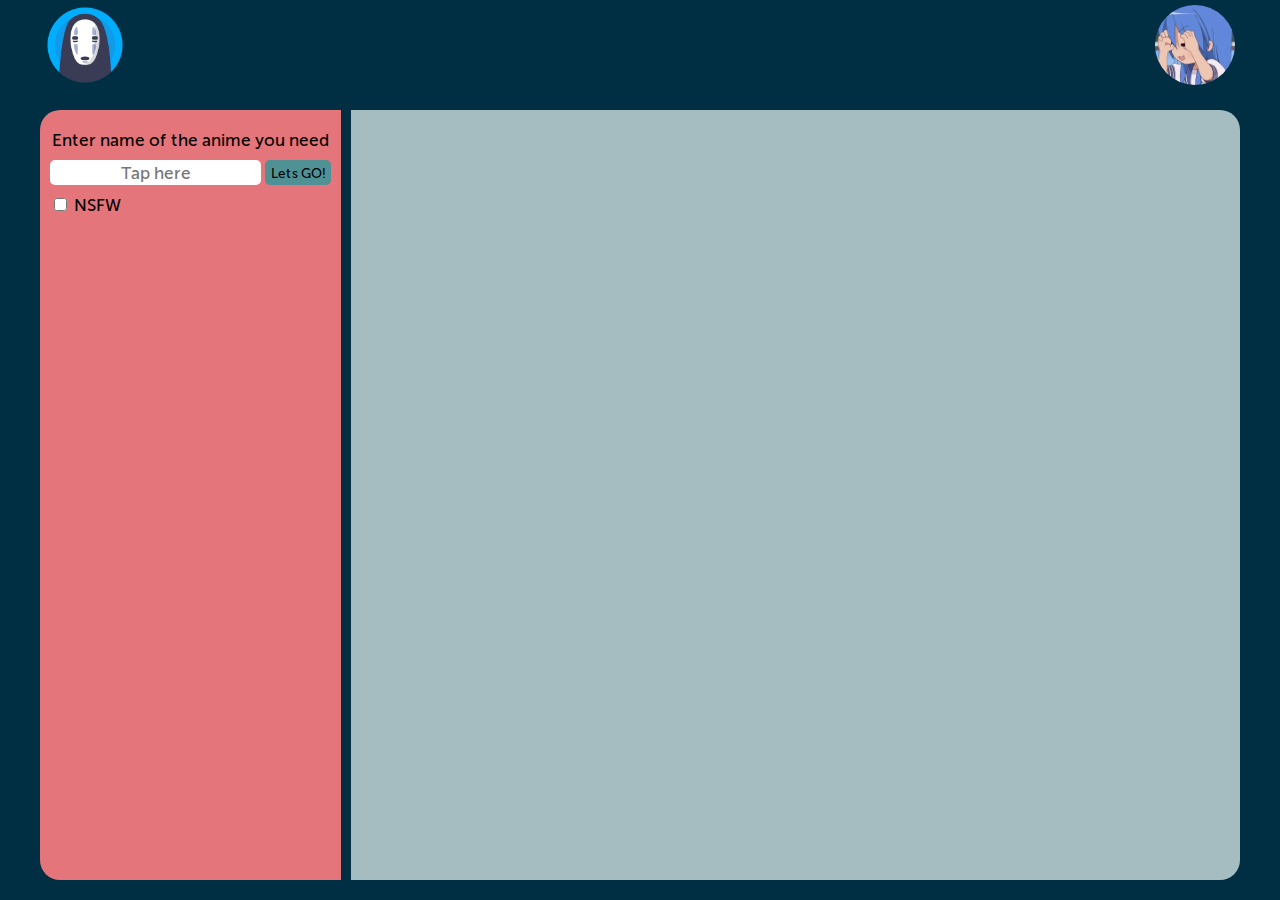
<file: anime/index.html>
<!DOCTYPE html>
<html lang="en">

<head>
  <meta charset="UTF-8">
  <meta name="viewport" content="width=device-width, initial-scale=1.0">
  <meta http-equiv="X-UA-Compatible" content="ie=edge">
  <link rel="stylesheet" href="css/style.min.css">
  <script src="js/index.js" type="module"></script>
  <title>Document</title>
</head>

<body>
  <header>
    <div class="container container_header">
      <div class="header">
        <a href="#" class="header__home">
          <img src="images/header/head.png" alt="image">
        </a>
  
        <div class="header__random">
          <img src="images/header/random.gif" alt="image">
        </div>
      </div>
    </div>
  </header>
  <section class="anime-list">
    <div class="container container_anime-list">
      <aside class="search-window">
        <form class="search-form">
          <div class="search-form__content">
            <label class="search-form__content__label" for="search">Enter name of the anime you need</label>
            <input class="search-form__content__input" id="search" type="text" autocomplete="off" name="searchInput"
                   placeholder="Tap here">
            <button class="search-form__content__btn" type="submit" disabled>Lets GO!</button>
          </div>
        </form>

        <div class="nsfw">
          <input id="nsfw" class="nsfw__checkbox" type="checkbox"></input>
          <label for="nsfw" class="nsfw__label">NSFW</label>
        </div>

        <div class="loading-status">
          <div class="errors"></div>
          <div class="letter-holder">
            <div class="l-1 letter">L</div>
            <div class="l-2 letter">o</div>
            <div class="l-3 letter">a</div>
            <div class="l-4 letter">d</div>
            <div class="l-5 letter">i</div>
            <div class="l-6 letter">n</div>
            <div class="l-7 letter">g</div>
            <div class="l-8 letter">.</div>
            <div class="l-9 letter">.</div>
            <div class="l-10 letter">.</div>
          </div>
        </div>

        <div class="button-scroll-top">
          <img src="images/dragon.gif" alt="up">
        </div>
      </aside>

      <section class="search-result">
        <div class="search-result__anime-content"></div>
      </section>
    </div>
  </section>
</body>

</html>
</file>
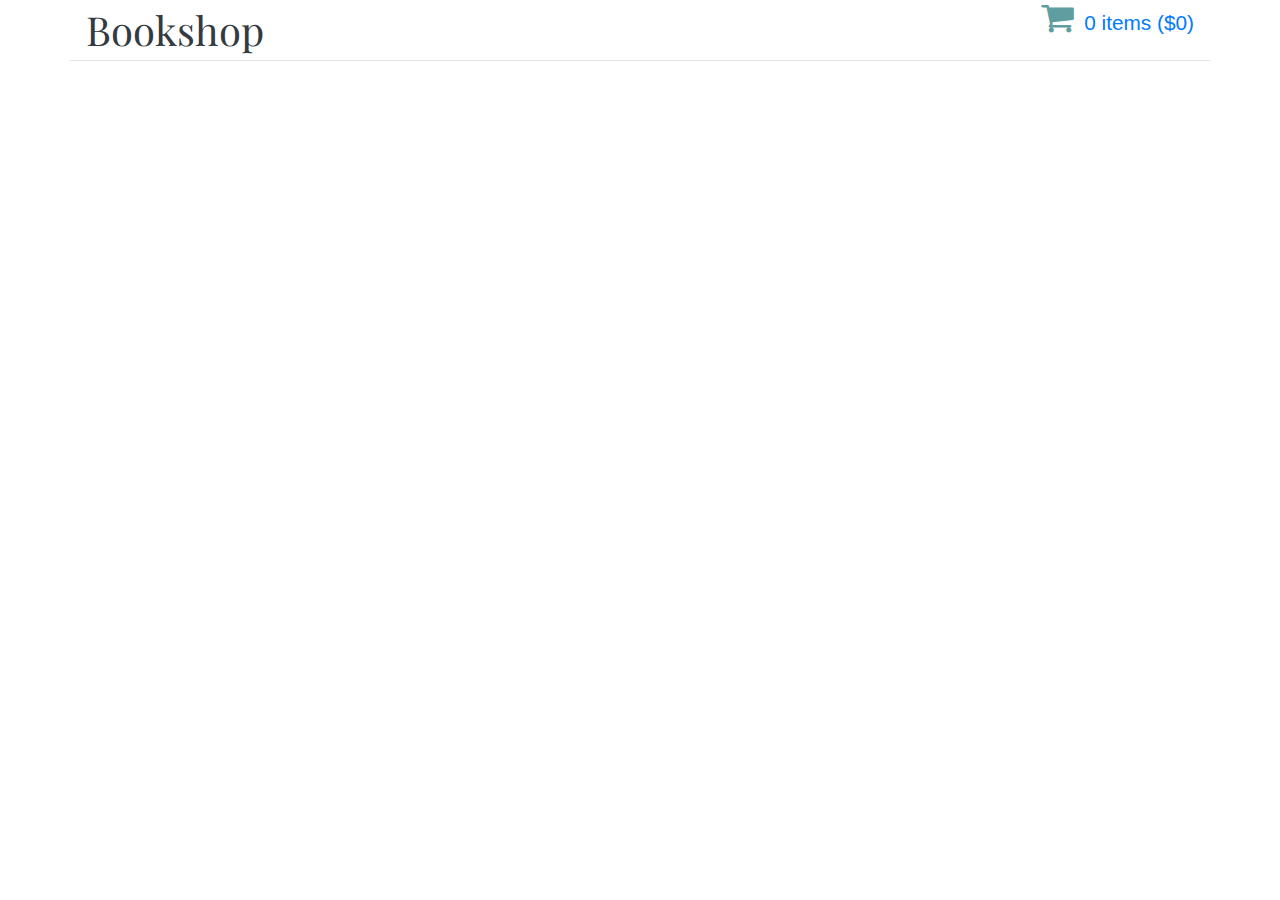
<file: bookshop/index.html>
<!doctype html><html lang="en"><head><meta charset="utf-8"/><meta name="viewport" content="width=device-width,initial-scale=1"/><link rel="stylesheet" href="https://stackpath.bootstrapcdn.com/bootstrap/4.5.0/css/bootstrap.min.css"><link rel="stylesheet" href="https://stackpath.bootstrapcdn.com/font-awesome/4.7.0/css/font-awesome.min.css"/><link rel="stylesheet" href="https://fonts.googleapis.com/css?family=Playfair+Display:700"><title>bookshop</title><link href="/bookshop/static/css/main.93185905.chunk.css" rel="stylesheet"></head><body><div id="root"></div><script>!function(e){function r(r){for(var n,l,p=r[0],f=r[1],i=r[2],c=0,s=[];c<p.length;c++)l=p[c],Object.prototype.hasOwnProperty.call(o,l)&&o[l]&&s.push(o[l][0]),o[l]=0;for(n in f)Object.prototype.hasOwnProperty.call(f,n)&&(e[n]=f[n]);for(a&&a(r);s.length;)s.shift()();return u.push.apply(u,i||[]),t()}function t(){for(var e,r=0;r<u.length;r++){for(var t=u[r],n=!0,p=1;p<t.length;p++){var f=t[p];0!==o[f]&&(n=!1)}n&&(u.splice(r--,1),e=l(l.s=t[0]))}return e}var n={},o={1:0},u=[];function l(r){if(n[r])return n[r].exports;var t=n[r]={i:r,l:!1,exports:{}};return e[r].call(t.exports,t,t.exports,l),t.l=!0,t.exports}l.m=e,l.c=n,l.d=function(e,r,t){l.o(e,r)||Object.defineProperty(e,r,{enumerable:!0,get:t})},l.r=function(e){"undefined"!=typeof Symbol&&Symbol.toStringTag&&Object.defineProperty(e,Symbol.toStringTag,{value:"Module"}),Object.defineProperty(e,"__esModule",{value:!0})},l.t=function(e,r){if(1&r&&(e=l(e)),8&r)return e;if(4&r&&"object"==typeof e&&e&&e.__esModule)return e;var t=Object.create(null);if(l.r(t),Object.defineProperty(t,"default",{enumerable:!0,value:e}),2&r&&"string"!=typeof e)for(var n in e)l.d(t,n,function(r){return e[r]}.bind(null,n));return t},l.n=function(e){var r=e&&e.__esModule?function(){return e.default}:function(){return e};return l.d(r,"a",r),r},l.o=function(e,r){return Object.prototype.hasOwnProperty.call(e,r)},l.p="/bookshop/";var p=this.webpackJsonpbookshop=this.webpackJsonpbookshop||[],f=p.push.bind(p);p.push=r,p=p.slice();for(var i=0;i<p.length;i++)r(p[i]);var a=f;t()}([])</script><script src="/bookshop/static/js/2.4d226569.chunk.js"></script><script src="/bookshop/static/js/main.0a94eca6.chunk.js"></script></body></html>
</file>
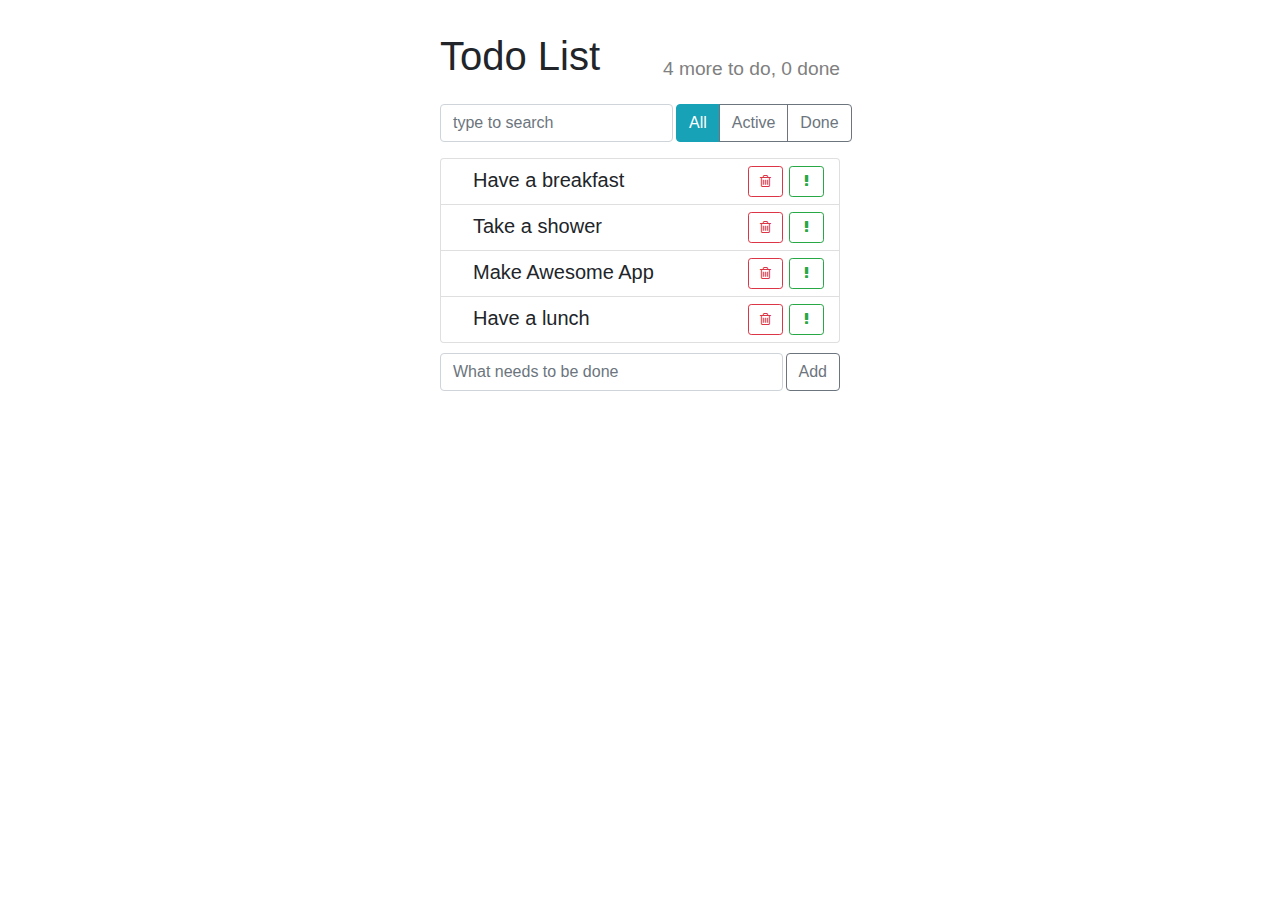
<file: react-todo-class/index.html>
<!doctype html><html lang="en"><head><meta charset="utf-8"/><link rel="icon" href="./favicon.ico"/><meta name="viewport" content="width=device-width,initial-scale=1"/><meta name="theme-color" content="#000000"/><meta name="description" content="Web site created using create-react-app"/><link rel="stylesheet" href="https://stackpath.bootstrapcdn.com/bootstrap/4.4.1/css/bootstrap.min.css" integrity="sha384-Vkoo8x4CGsO3+Hhxv8T/Q5PaXtkKtu6ug5TOeNV6gBiFeWPGFN9MuhOf23Q9Ifjh" crossorigin="anonymous"><link rel="stylesheet" href="https://stackpath.bootstrapcdn.com/font-awesome/4.7.0/css/font-awesome.min.css" crossorigin="anonymous"><title>React App</title><link href="./static/css/main.de55f840.chunk.css" rel="stylesheet"></head><body><noscript>You need to enable JavaScript to run this app.</noscript><div id="root"></div><script>!function(e){function r(r){for(var n,l,a=r[0],f=r[1],i=r[2],p=0,s=[];p<a.length;p++)l=a[p],Object.prototype.hasOwnProperty.call(o,l)&&o[l]&&s.push(o[l][0]),o[l]=0;for(n in f)Object.prototype.hasOwnProperty.call(f,n)&&(e[n]=f[n]);for(c&&c(r);s.length;)s.shift()();return u.push.apply(u,i||[]),t()}function t(){for(var e,r=0;r<u.length;r++){for(var t=u[r],n=!0,a=1;a<t.length;a++){var f=t[a];0!==o[f]&&(n=!1)}n&&(u.splice(r--,1),e=l(l.s=t[0]))}return e}var n={},o={1:0},u=[];function l(r){if(n[r])return n[r].exports;var t=n[r]={i:r,l:!1,exports:{}};return e[r].call(t.exports,t,t.exports,l),t.l=!0,t.exports}l.m=e,l.c=n,l.d=function(e,r,t){l.o(e,r)||Object.defineProperty(e,r,{enumerable:!0,get:t})},l.r=function(e){"undefined"!=typeof Symbol&&Symbol.toStringTag&&Object.defineProperty(e,Symbol.toStringTag,{value:"Module"}),Object.defineProperty(e,"__esModule",{value:!0})},l.t=function(e,r){if(1&r&&(e=l(e)),8&r)return e;if(4&r&&"object"==typeof e&&e&&e.__esModule)return e;var t=Object.create(null);if(l.r(t),Object.defineProperty(t,"default",{enumerable:!0,value:e}),2&r&&"string"!=typeof e)for(var n in e)l.d(t,n,function(r){return e[r]}.bind(null,n));return t},l.n=function(e){var r=e&&e.__esModule?function(){return e.default}:function(){return e};return l.d(r,"a",r),r},l.o=function(e,r){return Object.prototype.hasOwnProperty.call(e,r)},l.p="./";var a=this["webpackJsonpreact-lesson"]=this["webpackJsonpreact-lesson"]||[],f=a.push.bind(a);a.push=r,a=a.slice();for(var i=0;i<a.length;i++)r(a[i]);var c=f;t()}([])</script><script src="./static/js/2.99cbf0e7.chunk.js"></script><script src="./static/js/main.e7e91faf.chunk.js"></script></body></html>
</file>
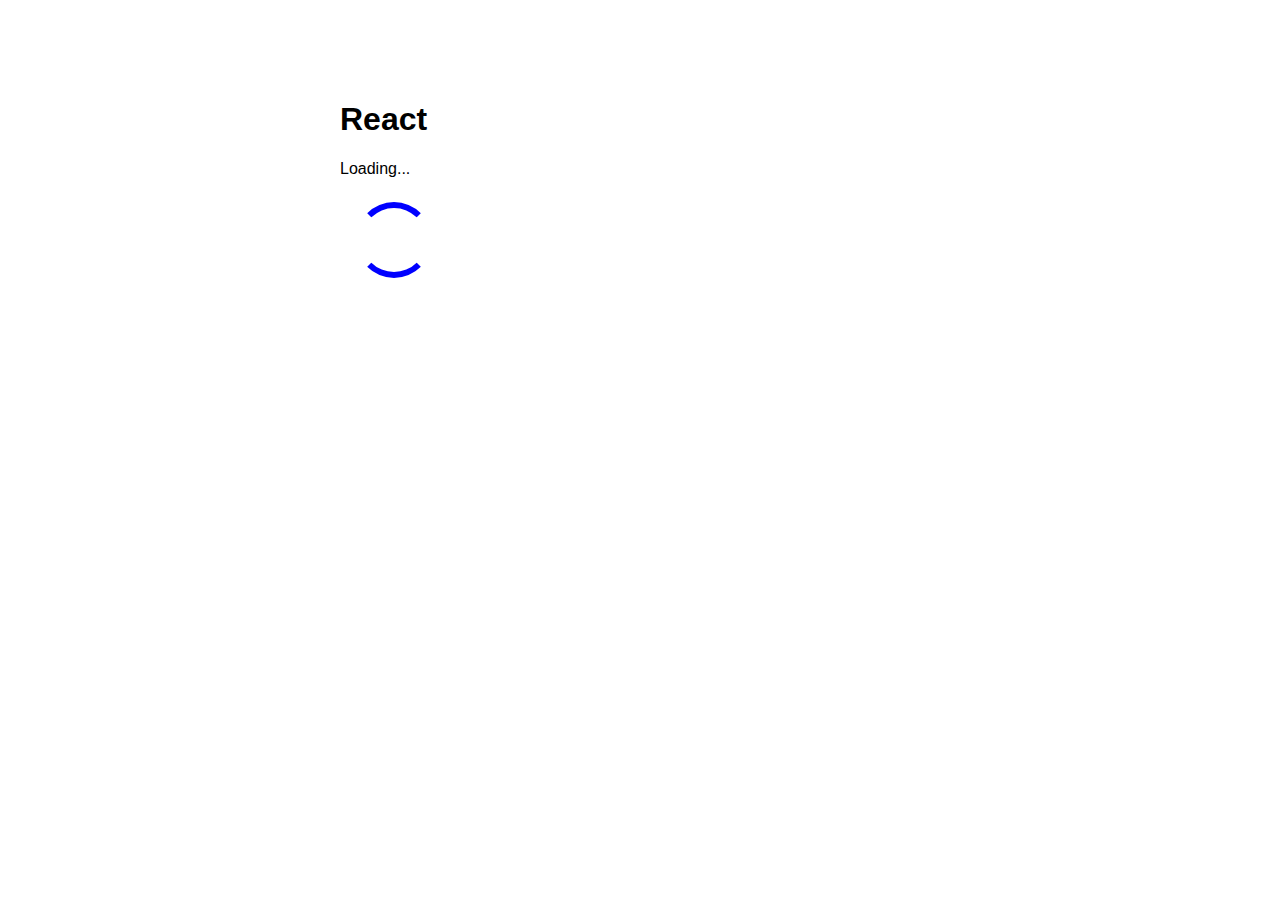
<file: react-todo-hook/index.html>
<!doctype html><html lang="en"><head><meta charset="utf-8"/><link rel="icon" href="./favicon.ico"/><meta name="viewport" content="width=device-width,initial-scale=1"/><meta name="theme-color" content="#000000"/><meta name="description" content="Web site created using create-react-app"/><title>React App</title><link href="./static/css/main.94841b98.chunk.css" rel="stylesheet"></head><body><noscript>You need to enable JavaScript to run this app.</noscript><div id="root"></div><script>!function(e){function t(t){for(var n,a,i=t[0],c=t[1],l=t[2],s=0,p=[];s<i.length;s++)a=i[s],Object.prototype.hasOwnProperty.call(o,a)&&o[a]&&p.push(o[a][0]),o[a]=0;for(n in c)Object.prototype.hasOwnProperty.call(c,n)&&(e[n]=c[n]);for(f&&f(t);p.length;)p.shift()();return u.push.apply(u,l||[]),r()}function r(){for(var e,t=0;t<u.length;t++){for(var r=u[t],n=!0,i=1;i<r.length;i++){var c=r[i];0!==o[c]&&(n=!1)}n&&(u.splice(t--,1),e=a(a.s=r[0]))}return e}var n={},o={1:0},u=[];function a(t){if(n[t])return n[t].exports;var r=n[t]={i:t,l:!1,exports:{}};return e[t].call(r.exports,r,r.exports,a),r.l=!0,r.exports}a.e=function(e){var t=[],r=o[e];if(0!==r)if(r)t.push(r[2]);else{var n=new Promise((function(t,n){r=o[e]=[t,n]}));t.push(r[2]=n);var u,i=document.createElement("script");i.charset="utf-8",i.timeout=120,a.nc&&i.setAttribute("nonce",a.nc),i.src=function(e){return a.p+"static/js/"+({}[e]||e)+"."+{3:"9a40824c"}[e]+".chunk.js"}(e);var c=new Error;u=function(t){i.onerror=i.onload=null,clearTimeout(l);var r=o[e];if(0!==r){if(r){var n=t&&("load"===t.type?"missing":t.type),u=t&&t.target&&t.target.src;c.message="Loading chunk "+e+" failed.\n("+n+": "+u+")",c.name="ChunkLoadError",c.type=n,c.request=u,r[1](c)}o[e]=void 0}};var l=setTimeout((function(){u({type:"timeout",target:i})}),12e4);i.onerror=i.onload=u,document.head.appendChild(i)}return Promise.all(t)},a.m=e,a.c=n,a.d=function(e,t,r){a.o(e,t)||Object.defineProperty(e,t,{enumerable:!0,get:r})},a.r=function(e){"undefined"!=typeof Symbol&&Symbol.toStringTag&&Object.defineProperty(e,Symbol.toStringTag,{value:"Module"}),Object.defineProperty(e,"__esModule",{value:!0})},a.t=function(e,t){if(1&t&&(e=a(e)),8&t)return e;if(4&t&&"object"==typeof e&&e&&e.__esModule)return e;var r=Object.create(null);if(a.r(r),Object.defineProperty(r,"default",{enumerable:!0,value:e}),2&t&&"string"!=typeof e)for(var n in e)a.d(r,n,function(t){return e[t]}.bind(null,n));return r},a.n=function(e){var t=e&&e.__esModule?function(){return e.default}:function(){return e};return a.d(t,"a",t),t},a.o=function(e,t){return Object.prototype.hasOwnProperty.call(e,t)},a.p="./",a.oe=function(e){throw console.error(e),e};var i=this["webpackJsonpreact-youtube"]=this["webpackJsonpreact-youtube"]||[],c=i.push.bind(i);i.push=t,i=i.slice();for(var l=0;l<i.length;l++)t(i[l]);var f=c;r()}([])</script><script src="./static/js/2.9df413db.chunk.js"></script><script src="./static/js/main.0d4054df.chunk.js"></script></body></html>
</file>
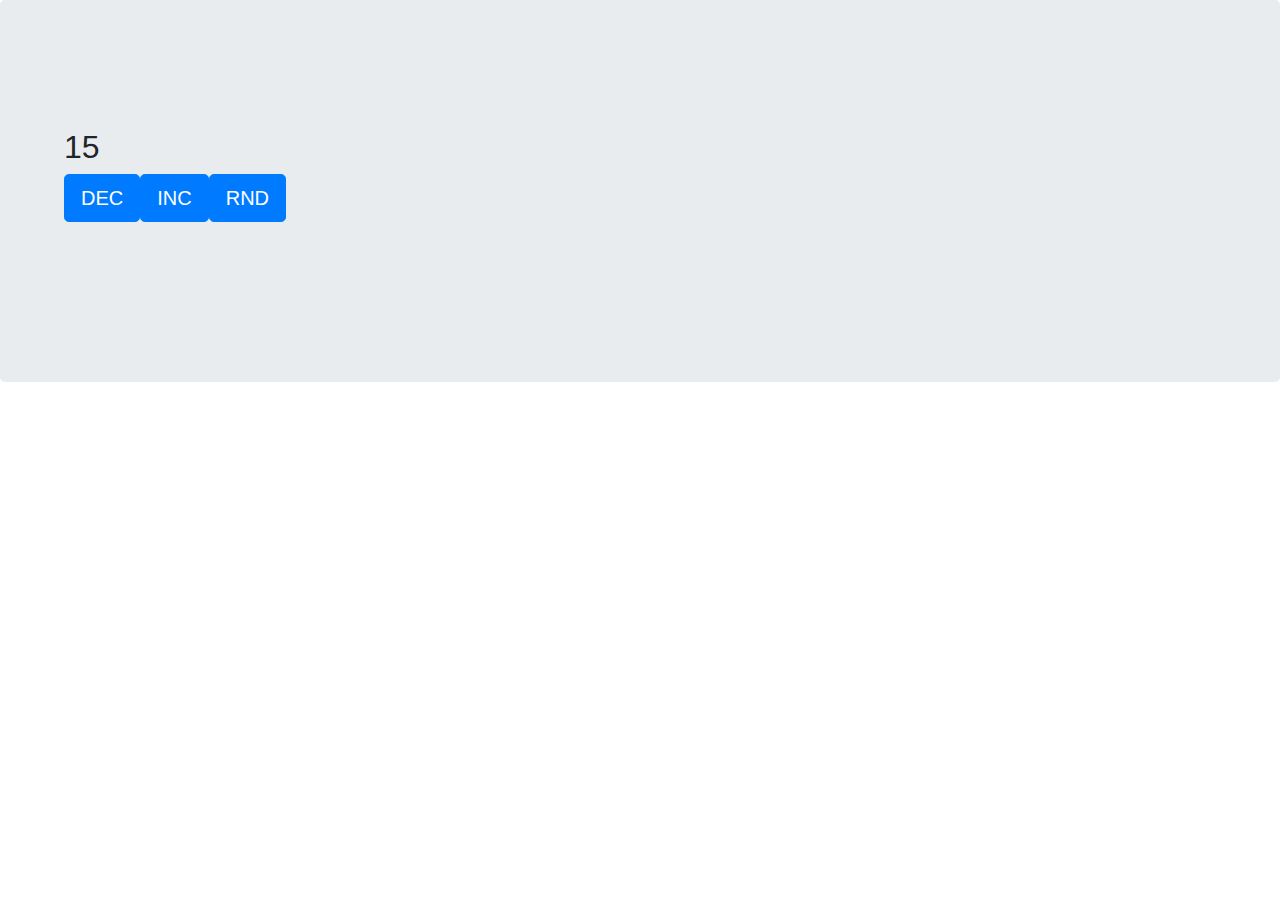
<file: redux-sandbox/index.html>
<!doctype html><html lang="en"><head><meta charset="utf-8"><meta name="viewport" content="width=device-width,initial-scale=1,shrink-to-fit=no"><link rel="stylesheet" href="https://stackpath.bootstrapcdn.com/bootstrap/4.1.3/css/bootstrap.min.css"><title>Redux Sandbox</title></head><body><div id="root" class="jumbotron"></div><script>!function(e){function r(r){for(var n,l,a=r[0],f=r[1],i=r[2],c=0,s=[];c<a.length;c++)l=a[c],Object.prototype.hasOwnProperty.call(o,l)&&o[l]&&s.push(o[l][0]),o[l]=0;for(n in f)Object.prototype.hasOwnProperty.call(f,n)&&(e[n]=f[n]);for(p&&p(r);s.length;)s.shift()();return u.push.apply(u,i||[]),t()}function t(){for(var e,r=0;r<u.length;r++){for(var t=u[r],n=!0,a=1;a<t.length;a++){var f=t[a];0!==o[f]&&(n=!1)}n&&(u.splice(r--,1),e=l(l.s=t[0]))}return e}var n={},o={1:0},u=[];function l(r){if(n[r])return n[r].exports;var t=n[r]={i:r,l:!1,exports:{}};return e[r].call(t.exports,t,t.exports,l),t.l=!0,t.exports}l.m=e,l.c=n,l.d=function(e,r,t){l.o(e,r)||Object.defineProperty(e,r,{enumerable:!0,get:t})},l.r=function(e){"undefined"!=typeof Symbol&&Symbol.toStringTag&&Object.defineProperty(e,Symbol.toStringTag,{value:"Module"}),Object.defineProperty(e,"__esModule",{value:!0})},l.t=function(e,r){if(1&r&&(e=l(e)),8&r)return e;if(4&r&&"object"==typeof e&&e&&e.__esModule)return e;var t=Object.create(null);if(l.r(t),Object.defineProperty(t,"default",{enumerable:!0,value:e}),2&r&&"string"!=typeof e)for(var n in e)l.d(t,n,function(r){return e[r]}.bind(null,n));return t},l.n=function(e){var r=e&&e.__esModule?function(){return e.default}:function(){return e};return l.d(r,"a",r),r},l.o=function(e,r){return Object.prototype.hasOwnProperty.call(e,r)},l.p="./";var a=this["webpackJsonpredux-sandbox"]=this["webpackJsonpredux-sandbox"]||[],f=a.push.bind(a);a.push=r,a=a.slice();for(var i=0;i<a.length;i++)r(a[i]);var p=f;t()}([])</script><script src="./static/js/2.f579a802.chunk.js"></script><script src="./static/js/main.6e8774ec.chunk.js"></script></body></html>
</file>
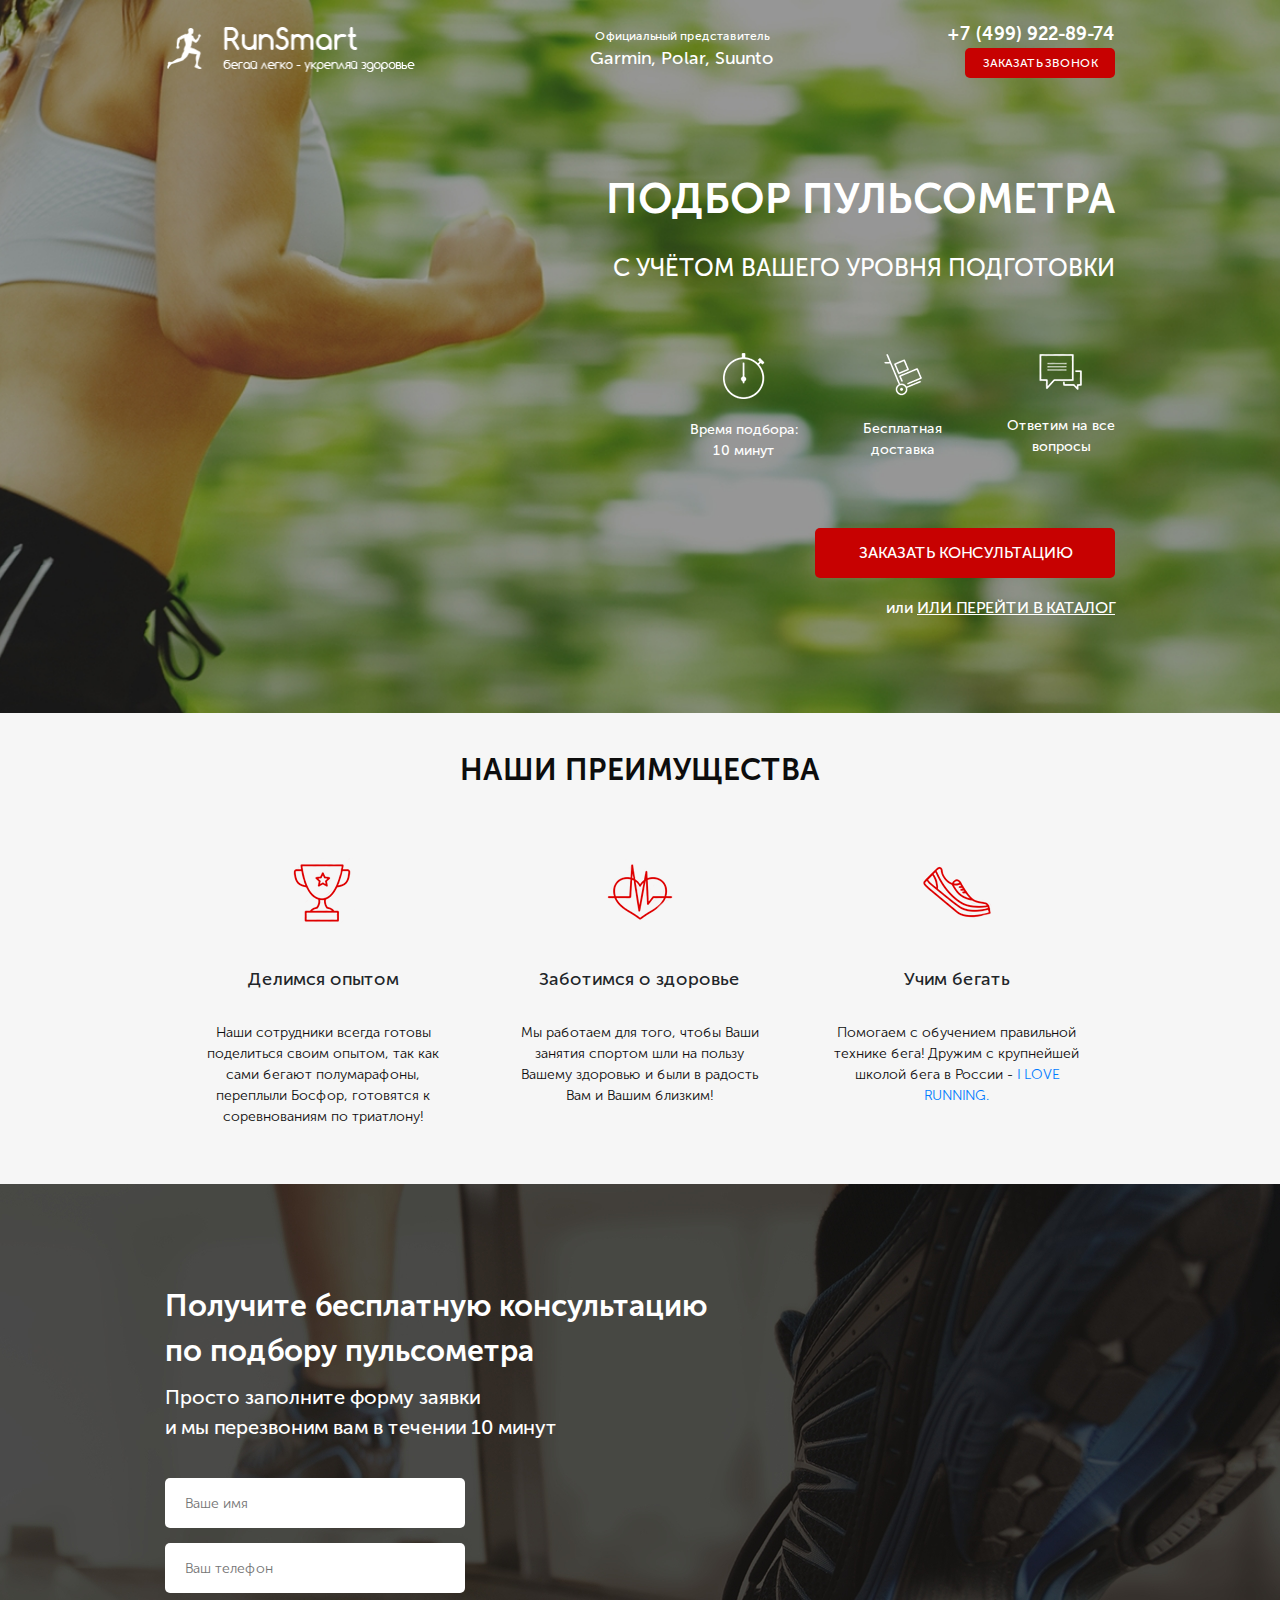
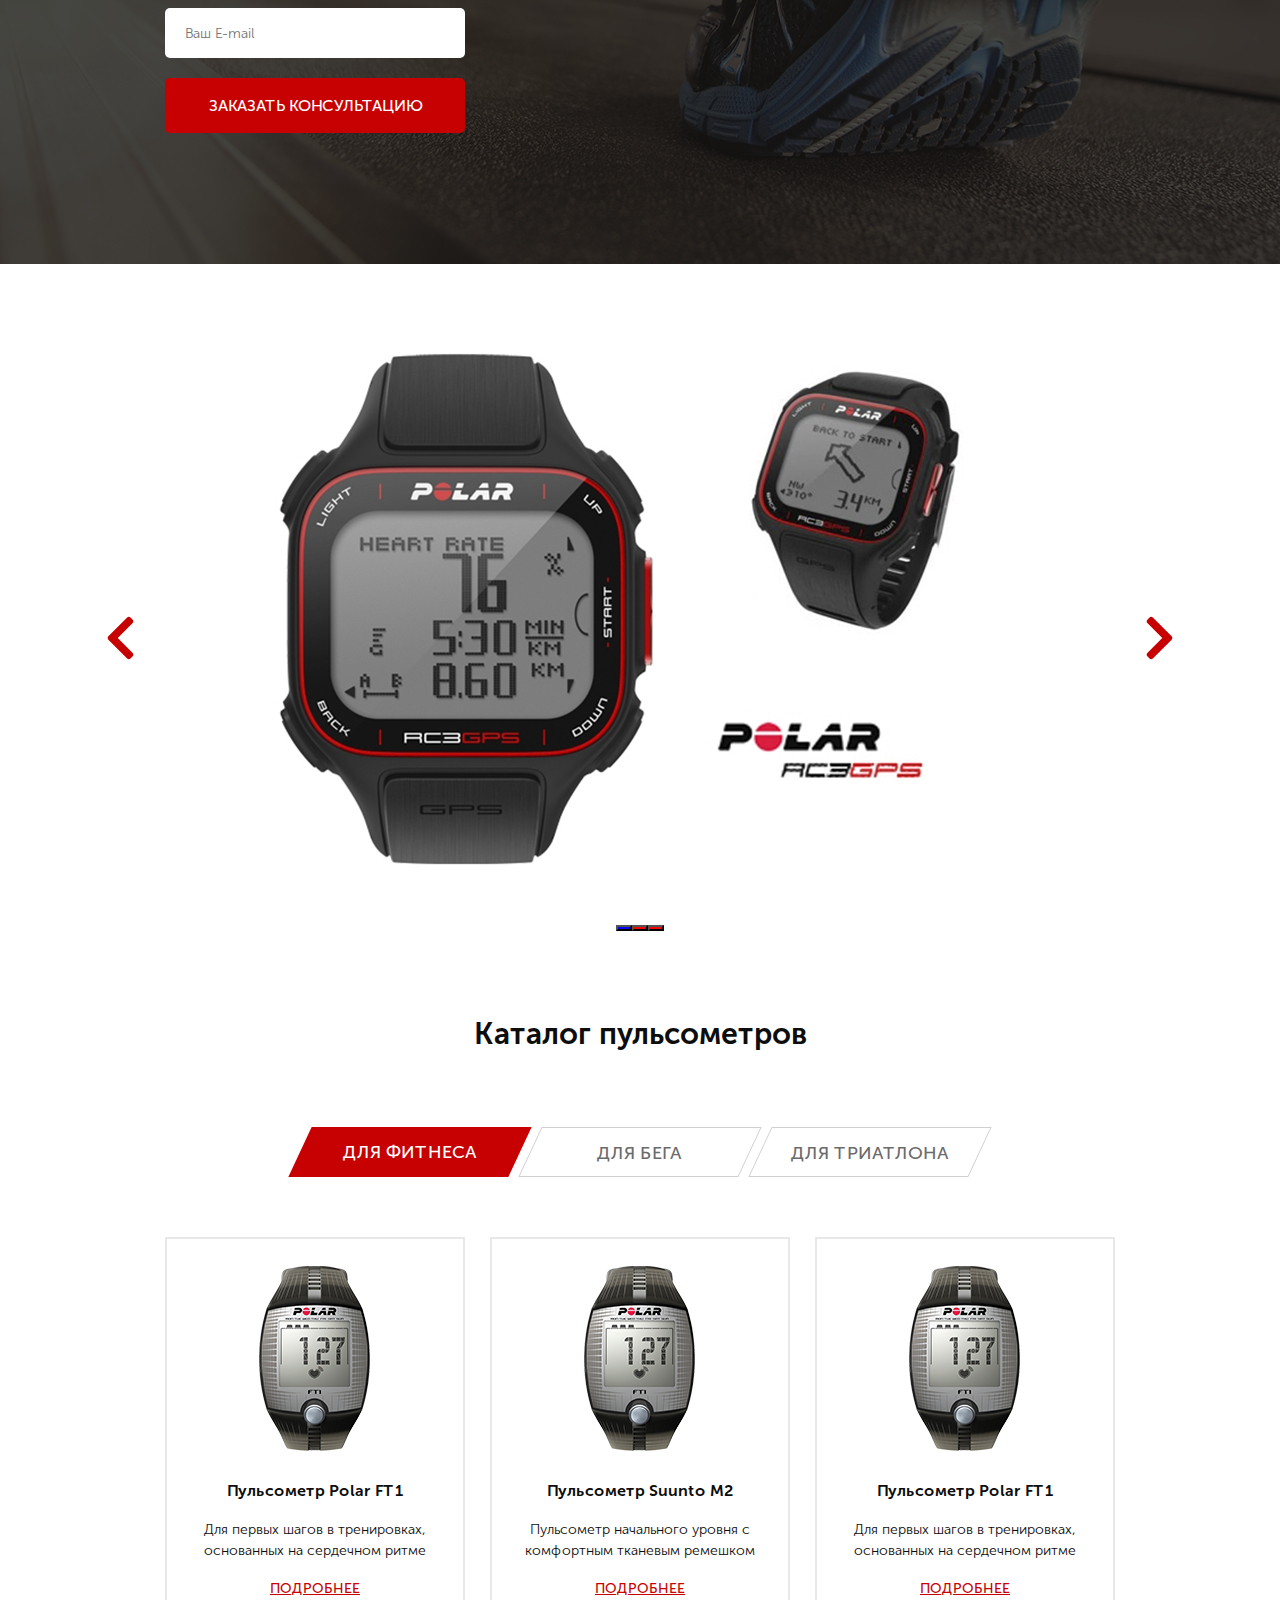
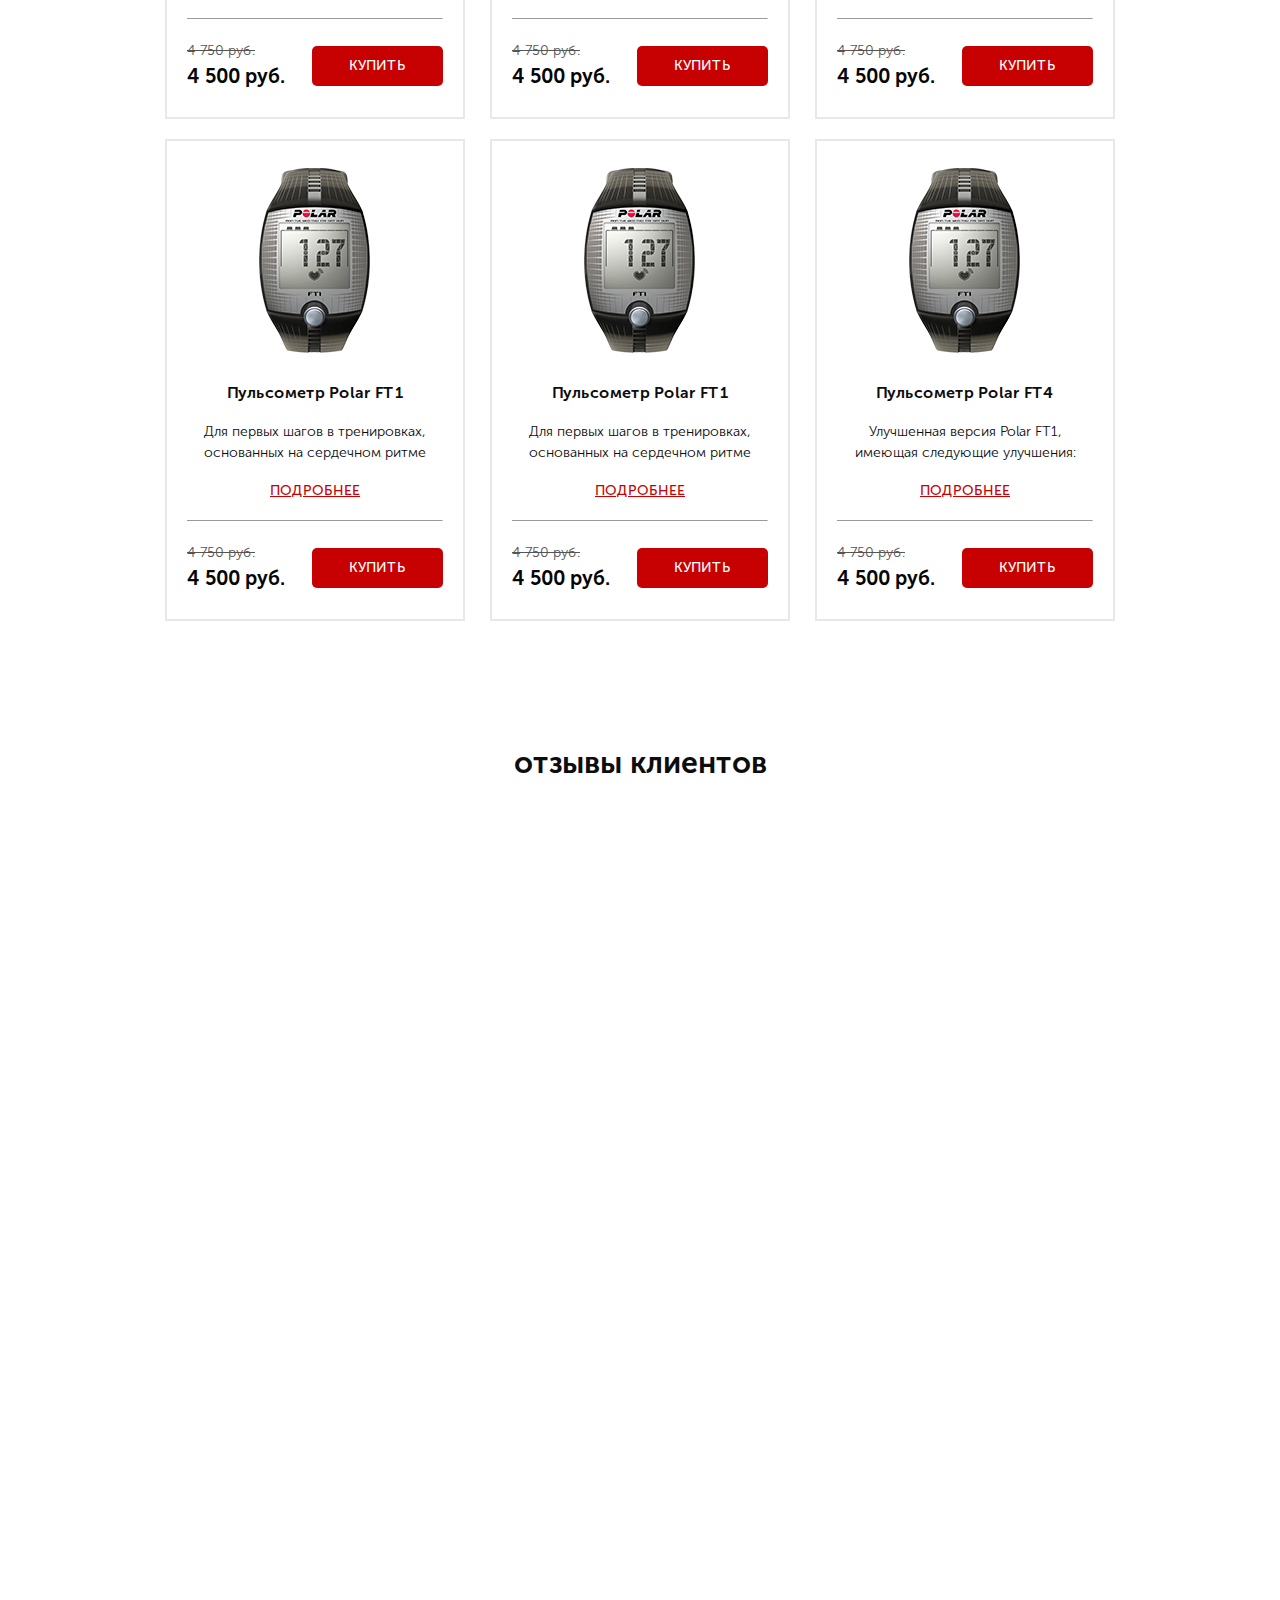
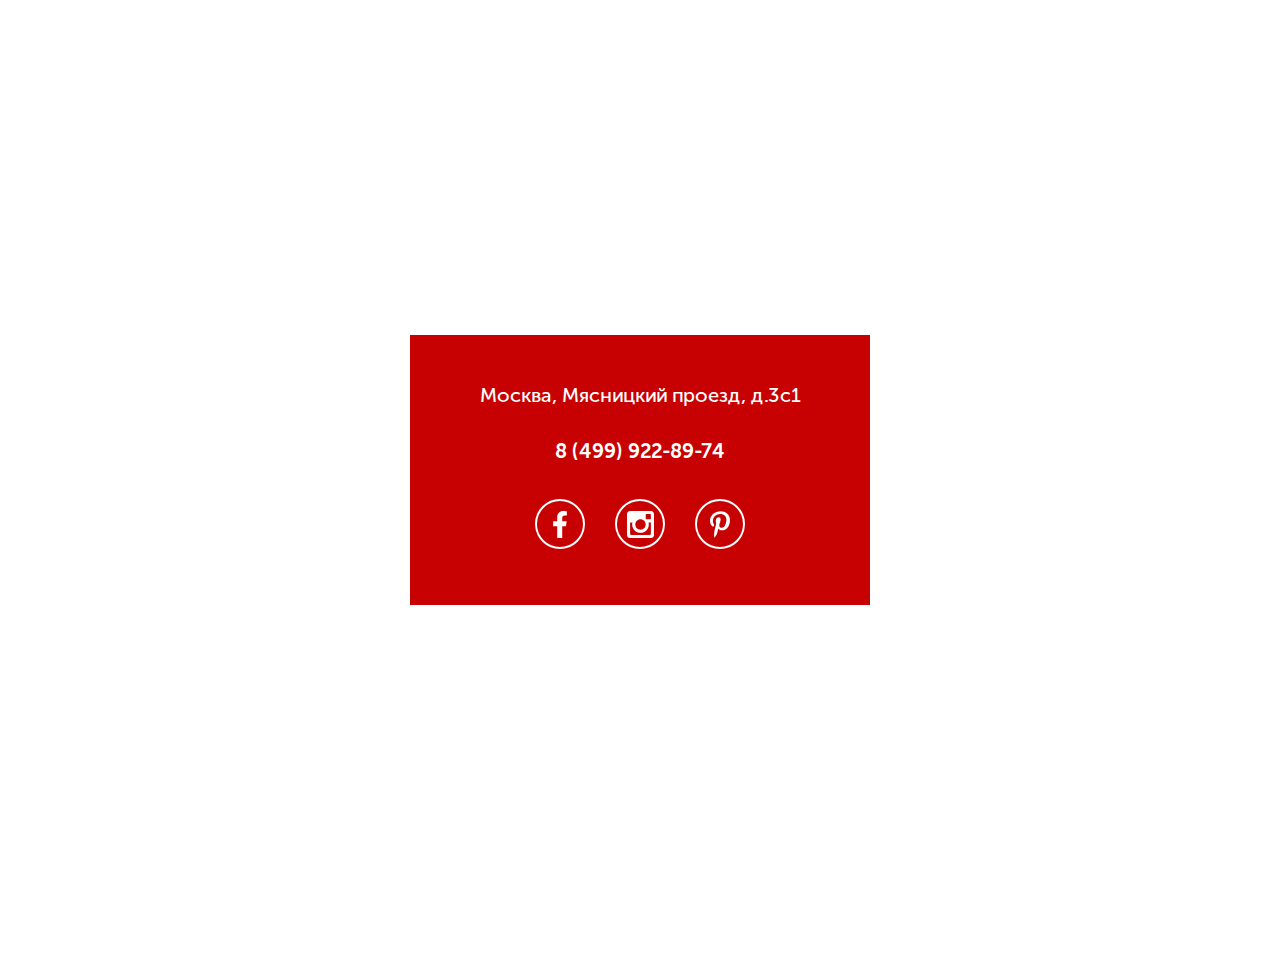
<file: run-smart/index.html>
<!DOCTYPE html><html lang="ru"><head><meta charset="UTF-8"><meta name="viewport" content="width=device-width,initial-scale=1"><meta http-equiv="X-UA-Compatible" content="ie=edge"><link rel="stylesheet" href="css/style.min.css"><title>Pulse</title></head><body><section id="up" class="promo"><div class="container container_media"><header class="header"><a href="#" class="header__logo"><img src="icons/logo.png" alt="logo"></a><div class="header__official">Официальный представитель <span>Garmin, Polar, Suunto</span></div><div class="header__contacts"><a href="tel:+7(499)9228974" class="header__phone">+7 (499) 922-89-74</a> <button data-modal="consultation" class="button button_media">заказать звонок</button></div></header><div class="promo__wrapper"><h1 class="promo__header">Подбор пульсометра</h1><h2 class="promo__subheader">с учётом Вашего уровня подготовки</h2><div class="promo__icons"><div class="promo__icon"><img src="icons/main_screen/timer.png" alt="timer"> Время подбора: 10 минут</div><div class="promo__icon"><img src="icons/main_screen/hand-cart.png" alt="hand-cart"> Бесплатная доставка</div><div class="promo__icon"><img src="icons/main_screen/messages.png" alt="messages"> Ответим на все вопросы</div></div><button data-modal="consultation" class="button button_main button_media">заказать кОНСУЛЬТАЦИЮ</button><div class="promo__link">или <a href="#">или ПЕРЕЙТИ В КАТАЛОГ</a></div></div></div></section><section class="advantages"><div class="container container_media"><h2 class="title">НАШИ ПРЕИМУЩЕСТВА</h2><div class="advantages__wrapper"><div class="advantages__item"><div class="advantages__wrapper-icon"><img src="icons/advantages/cup.png" alt="cup" class="advantages__icon"></div><div class="advantages__title">Делимся опытом</div><div class="advantages__descr">Наши сотрудники всегда готовы поделиться своим опытом, так как сами бегают полумарафоны, переплыли Босфор, готовятся к соревнованиям по триатлону!</div></div><div class="advantages__item"><div class="advantages__wrapper-icon"><img src="icons/advantages/heart.png" alt="heart" class="advantages__icon advantages__icon_animated"></div><div class="advantages__title">Заботимся о здоровье</div><div class="advantages__descr">Мы работаем для того, чтобы Ваши занятия спортом шли на пользу Вашему здоровью и были в радость Вам и Вашим близким!</div></div><div class="advantages__item"><div class="advantages__wrapper-icon"><img src="icons/advantages/shoe.png" alt="shoe" class="advantages__icon"></div><div class="advantages__title">Учим бегать</div><div class="advantages__descr">Помогаем с обучением правильной технике бега! Дружим с крупнейшей школой бега в России - <a href="#" class="advantages__love">I LOVE RUNNING.</a></div></div></div></div></section><section class="consultation"><div class="container container_media"><h2 class="title title_left">Получите бесплатную консультацию<br>по подбору пульсометра</h2><div class="consultation__descr">Просто заполните форму заявки<br>и мы перезвоним вам в течении 10 минут</div><form class="feed-form" action="#"><input name="name" required placeholder="Ваше имя" type="text"> <input name="phone" required placeholder="Ваш телефон"> <input name="email" required placeholder="Ваш E-mail" type="email"><!-- <input type="submit" value="заказать кОНСУЛЬТАЦИЮ"> --> <button class="button button_submit">заказать кОНСУЛЬТАЦИЮ</button></form></div></section><div class="carousel"><div class="container"><div class="carousel__inner"><div class="item"><img src="img/slide_1.jpg" alt="slide1"></div><div class="item"><img src="img/slide_2.jpg" alt="slide2"></div><div class="item"><img src="img/slide_3.jpg" alt="slide3"></div></div><!-- tiny --> <button type="button" class="prev"><img src="icons/left.svg" alt="left"></button> <button type="button" class="next"><img src="icons/right.svg" alt="right"></button></div></div><section class="catalog"><div class="container"><h2 class="title">Каталог пульсометров</h2><ul class="catalog__tabs"><li class="catalog__tab catalog__tab_active"><div>Для фитнеса</div></li><li class="catalog__tab"><div>для бега</div></li><li class="catalog__tab"><div>для триатлона</div></li></ul><div class="catalog__content catalog__content_active"><div class="catalog-item"><div class="catalog-item__wrapper"><div class="catalog-item__content catalog-item__content_active"><img src="img/pulsometr.png" alt="pulsometr" class="catalog-item__img"><div class="catalog-item__subtitle">Пульсометр Polar FT1</div><div class="catalog-item__descr">Для первых шагов в тренировках, основанных на сердечном ритме</div><a href="" class="catalog-item__link">ПОДРОБНЕЕ</a></div><div class="catalog-item__list-box"><ul class="catalog-item__list"><li>Вы услышите звуковое оповещение о нужном пульсе во время тренировки;</li><li>Вы увидите информативный графический индикатор целевых тренировочных зон пульса;</li><li>Также Вы увидите информацию о расходе калорий за тренировку;</li><li>Вы сможете посмотреть данные по 10 тренировкам.</li></ul><a href="#" class="catalog-item__back">назад</a></div></div><hr><div class="catalog-item__footer"><div class="catalog-item__prices"><div class="catalog-item__old-price">4 750 руб.</div><div class="catalog-item__price">4 500 руб.</div></div><button class="button button_mini">КУПИТЬ</button></div></div><div class="catalog-item"><div class="catalog-item__wrapper"><div class="catalog-item__content catalog-item__content_active"><img src="img/pulsometr.png" alt="pulsometr" class="catalog-item__img"><div class="catalog-item__subtitle">Пульсометр Suunto M2</div><div class="catalog-item__descr">Пульсометр начального уровня с комфортным тканевым ремешком</div><a href="" class="catalog-item__link">ПОДРОБНЕЕ</a></div><div class="catalog-item__list-box"><ul class="catalog-item__list"><li>Вы услышите звуковое оповещение о нужном пульсе во время тренировки;</li><li>Вы увидите информативный графический индикатор целевых тренировочных зон пульса;</li><li>Также Вы увидите информацию о расходе калорий за тренировку;</li><li>Вы сможете посмотреть данные по 10 тренировкам.</li></ul><a href="#" class="catalog-item__back">назад</a></div></div><hr><div class="catalog-item__footer"><div class="catalog-item__prices"><div class="catalog-item__old-price">4 750 руб.</div><div class="catalog-item__price">4 500 руб.</div></div><button class="button button_mini">КУПИТЬ</button></div></div><div class="catalog-item"><div class="catalog-item__wrapper"><div class="catalog-item__content catalog-item__content_active"><img src="img/pulsometr.png" alt="pulsometr" class="catalog-item__img"><div class="catalog-item__subtitle">Пульсометр Polar FT1</div><div class="catalog-item__descr">Для первых шагов в тренировках, основанных на сердечном ритме</div><a href="" class="catalog-item__link">ПОДРОБНЕЕ</a></div><div class="catalog-item__list-box"><ul class="catalog-item__list"><li>Вы услышите звуковое оповещение о нужном пульсе во время тренировки;</li><li>Вы увидите информативный графический индикатор целевых тренировочных зон пульса;</li><li>Также Вы увидите информацию о расходе калорий за тренировку;</li><li>Вы сможете посмотреть данные по 10 тренировкам.</li></ul><a href="#" class="catalog-item__back">назад</a></div></div><hr><div class="catalog-item__footer"><div class="catalog-item__prices"><div class="catalog-item__old-price">4 750 руб.</div><div class="catalog-item__price">4 500 руб.</div></div><button class="button button_mini">КУПИТЬ</button></div></div><div class="catalog-item"><div class="catalog-item__wrapper"><div class="catalog-item__content catalog-item__content_active"><img src="img/pulsometr.png" alt="pulsometr" class="catalog-item__img"><div class="catalog-item__subtitle">Пульсометр Polar FT1</div><div class="catalog-item__descr">Для первых шагов в тренировках, основанных на сердечном ритме</div><a href="" class="catalog-item__link">ПОДРОБНЕЕ</a></div><div class="catalog-item__list-box"><ul class="catalog-item__list"><li>Вы услышите звуковое оповещение о нужном пульсе во время тренировки;</li><li>Вы увидите информативный графический индикатор целевых тренировочных зон пульса;</li><li>Также Вы увидите информацию о расходе калорий за тренировку;</li><li>Вы сможете посмотреть данные по 10 тренировкам.</li></ul><a href="#" class="catalog-item__back">назад</a></div></div><hr><div class="catalog-item__footer"><div class="catalog-item__prices"><div class="catalog-item__old-price">4 750 руб.</div><div class="catalog-item__price">4 500 руб.</div></div><button class="button button_mini">КУПИТЬ</button></div></div><div class="catalog-item"><div class="catalog-item__wrapper"><div class="catalog-item__content catalog-item__content_active"><img src="img/pulsometr.png" alt="pulsometr" class="catalog-item__img"><div class="catalog-item__subtitle">Пульсометр Polar FT1</div><div class="catalog-item__descr">Для первых шагов в тренировках, основанных на сердечном ритме</div><a href="" class="catalog-item__link">ПОДРОБНЕЕ</a></div><div class="catalog-item__list-box"><ul class="catalog-item__list"><li>Вы услышите звуковое оповещение о нужном пульсе во время тренировки;</li><li>Вы увидите информативный графический индикатор целевых тренировочных зон пульса;</li><li>Также Вы увидите информацию о расходе калорий за тренировку;</li><li>Вы сможете посмотреть данные по 10 тренировкам.</li></ul><a href="#" class="catalog-item__back">назад</a></div></div><hr><div class="catalog-item__footer"><div class="catalog-item__prices"><div class="catalog-item__old-price">4 750 руб.</div><div class="catalog-item__price">4 500 руб.</div></div><button class="button button_mini">КУПИТЬ</button></div></div><div class="catalog-item"><div class="catalog-item__wrapper"><div class="catalog-item__content catalog-item__content_active"><img src="img/pulsometr.png" alt="pulsometr" class="catalog-item__img"><div class="catalog-item__subtitle">Пульсометр Polar FT4</div><div class="catalog-item__descr">Улучшенная версия Polar FT1, имеющая следующие улучшения:</div><a href="" class="catalog-item__link">ПОДРОБНЕЕ</a></div><div class="catalog-item__list-box"><ul class="catalog-item__list"><li>Вы услышите звуковое оповещение о нужном пульсе во время тренировки;</li><li>Вы увидите информативный графический индикатор целевых тренировочных зон пульса;</li><li>Также Вы увидите информацию о расходе калорий за тренировку;</li><li>Вы сможете посмотреть данные по 10 тренировкам.</li></ul><a href="#" class="catalog-item__back">назад</a></div></div><hr><div class="catalog-item__footer"><div class="catalog-item__prices"><div class="catalog-item__old-price">4 750 руб.</div><div class="catalog-item__price">4 500 руб.</div></div><button class="button button_mini">КУПИТЬ</button></div></div></div><div class="catalog__content"><div class="catalog-item"><div class="catalog-item__wrapper"><div class="catalog-item__content catalog-item__content_active"><img src="img/pulsometr.png" alt="pulsometr" class="catalog-item__img"><div class="catalog-item__subtitle">Пульсометр Polar FT1</div><div class="catalog-item__descr">Для первых шагов в тренировках, основанных на сердечном ритме</div><a href="" class="catalog-item__link">ПОДРОБНЕЕ</a></div><div class="catalog-item__list-box"><ul class="catalog-item__list"><li>Вы услышите звуковое оповещение о нужном пульсе во время тренировки;</li><li>Вы увидите информативный графический индикатор целевых тренировочных зон пульса;</li><li>Также Вы увидите информацию о расходе калорий за тренировку;</li><li>Вы сможете посмотреть данные по 10 тренировкам.</li></ul><a href="#" class="catalog-item__back">назад</a></div></div><hr><div class="catalog-item__footer"><div class="catalog-item__prices"><div class="catalog-item__old-price">4 750 руб.</div><div class="catalog-item__price">4 500 руб.</div></div><button class="button button_mini">КУПИТЬ</button></div></div></div><div class="catalog__content"><div class="catalog-item"><div class="catalog-item__wrapper"><div class="catalog-item__content catalog-item__content_active"><img src="img/pulsometr.png" alt="pulsometr" class="catalog-item__img"><div class="catalog-item__subtitle">Пульсометр Polar FT1</div><div class="catalog-item__descr">Для первых шагов в тренировках, основанных на сердечном ритме</div><a href="" class="catalog-item__link">ПОДРОБНЕЕ</a></div><div class="catalog-item__list-box"><ul class="catalog-item__list"><li>Вы услышите звуковое оповещение о нужном пульсе во время тренировки;</li><li>Вы увидите информативный графический индикатор целевых тренировочных зон пульса;</li><li>Также Вы увидите информацию о расходе калорий за тренировку;</li><li>Вы сможете посмотреть данные по 10 тренировкам.</li></ul><a href="#" class="catalog-item__back">назад</a></div></div><hr><div class="catalog-item__footer"><div class="catalog-item__prices"><div class="catalog-item__old-price">4 750 руб.</div><div class="catalog-item__price">4 500 руб.</div></div><button class="button button_mini">КУПИТЬ</button></div></div><div class="catalog-item"><div class="catalog-item__wrapper"><div class="catalog-item__content catalog-item__content_active"><img src="img/pulsometr.png" alt="pulsometr" class="catalog-item__img"><div class="catalog-item__subtitle">Пульсометр Polar FT1</div><div class="catalog-item__descr">Для первых шагов в тренировках, основанных на сердечном ритме</div><a href="" class="catalog-item__link">ПОДРОБНЕЕ</a></div><div class="catalog-item__list-box"><ul class="catalog-item__list"><li>Вы услышите звуковое оповещение о нужном пульсе во время тренировки;</li><li>Вы увидите информативный графический индикатор целевых тренировочных зон пульса;</li><li>Также Вы увидите информацию о расходе калорий за тренировку;</li><li>Вы сможете посмотреть данные по 10 тренировкам.</li></ul><a href="#" class="catalog-item__back">назад</a></div></div><hr><div class="catalog-item__footer"><div class="catalog-item__prices"><div class="catalog-item__old-price">4 750 руб.</div><div class="catalog-item__price">4 500 руб.</div></div><button class="button button_mini">КУПИТЬ</button></div></div></div></div></section><section class="comments"><div class="container"><h2 class="title">отзывы клиентов</h2><div class="comments__user fadeInUp wow" data-wow-duration="1s"><div class="comments__icon"><img src="img/feed_1.png" alt="icon"></div><div class="comments__wrapper"><div class="comments__title">Ирина Иванченко</div><div class="comments__subtitle">2 полумарафона</div><div class="comments__descr">Не знала, что себе купить - обратилась к ребятам из RunSmart - подобрали пульсометр, который подошёл именно под мои цели и финансовые возможности. Через некоторое время решила обновить гаджет - не раздумывая обратилась туда же.<p></p>Новые цели - новый гаджет!<p></p>Спасибо, RunSmart!</div></div></div><div class="comments__user fadeInUp wow" data-wow-duration="1s"><div class="comments__icon"><img src="img/feed_2.png" alt="icon"></div><div class="comments__wrapper"><div class="comments__title">Иван Сёмочки</div><div class="comments__subtitle">1 полумарафона</div><div class="comments__descr">Крутая штука-пульсометр. Обычно без них бегал. Оказывается только хуже себе делал. Купил пульсометр, ещё в подарок получил тренировку. Со мной вместе провели первую тренировку, научили пользоваться новым гаджетом. Также объяснили основы анатомии, составили план тренировок на месяц вперёд.<p></p>С ними подготовился к своему первому полумарафону! Спасибо!!!</div></div></div><div class="comments__user fadeInUp wow" data-wow-duration="1s"><div class="comments__icon"><img src="img/feed_3.png" alt="icon"></div><div class="comments__wrapper"><div class="comments__title">Юлия Дашкина</div><div class="comments__subtitle">2 полумарафона</div><div class="comments__descr">Долго не могла начать бегать, т.к. до этого несколько раз начинала, но становилось тяжело и я бросала. От друзей услышала о RunSmart и о беге с контролем пульса и решила попробовать.<p></p>Позвонила, ребята поинтересовались моими целями и подобрали очень интересный вариант со скидкой! Теперь бегаю и наслаждаюсь бегом! Пробежала уже 2 полумарафона и несколько более коротких забегов и не намерена останавливаться!<p></p>Спасибо!!!</div></div></div></div></section><footer class="footer"><iframe class="footer__map" src="https://www.google.com/maps/embed?pb=!1m18!1m12!1m3!1d2244.3866998284147!2d37.644850231236994!3d55.769155432820554!2m3!1f0!2f0!3f0!3m2!1i1024!2i768!4f13.1!3m3!1m2!1s0x46b54a636edcd2ad%3A0x4c2ca101e2c8c617!2z0JzRj9GB0L3QuNGG0LrQuNC5INC_0YAt0LQsIDQvMywg0JzQvtGB0LrQstCwLCDQoNC-0YHRgdC40Y8sIDEwNzA3OA!5e0!3m2!1sru!2sua!4v1572020456113!5m2!1sru!2sua" allowfullscreen=""></iframe><div class="footer__info"><address class="footer__address">Москва, Мясницкий проезд, д.3с1</address><a href="tel:84999228974" class="footer__phone">8 (499) 922-89-74</a><div class="footer__social"><a href="#" class="footer__social-item"><img src="icons/facebook.svg" alt="facebook"></a><a href="#" class="footer__social-item"><img src="icons/instagram.svg" alt="instagram"></a><a href="#" class="footer__social-item"><img src="icons/pinterest.svg" alt="pinterest"></a></div></div></footer><div class="overlay"><div class="modal" id="consultation"><div class="modal__close">&times;</div><div class="modal__subtitle">Просто заполните форму заявки</div><div class="modal__descr">и мы перезвоним вам в течении 10 минут</div><form class="feed-form feed-form_mt25" action="#"><input name="name" placeholder="Ваше имя" type="text"> <input name="phone" placeholder="Ваш телефон"> <input name="email" placeholder="Ваш E-mail" type="email"> <button class="button button_submit">заказать кОНСУЛЬТАЦИЮ</button></form></div><div class="modal" id="order"><div class="modal__close">&times;</div><div class="modal__subtitle">Ваш заказ:</div><div class="modal__descr">Пульсометр Polar FT1</div><form class="feed-form feed-form_mt25" action="#"><input name="name" placeholder="Ваше имя" type="text"> <input name="phone" placeholder="Ваш телефон"> <input name="email" placeholder="Ваш E-mail" type="email"> <button class="button button_submit">купить</button></form></div><div class="modal modal_mini" id="thanks"><div class="modal__close">&times;</div><div class="modal__subtitle">Спасибо за вашу заявку!</div><div class="modal__descr">Наш менеджер свяжется с вами в ближайшее время!</div></div></div><a href="#up" class="pageup"><img src="icons/chevron-circle-up-solid.svg" alt="circle-up"></a><script src="js/tiny-slider.js"></script><script src="js/jquery.js"></script><script src="js/jquery.validate.min.js"></script><script src="js/jquery.maskedinput.min.js"></script><script src="js/wow.min.js"></script><script src="js/script.js"></script></body></html>
</file>
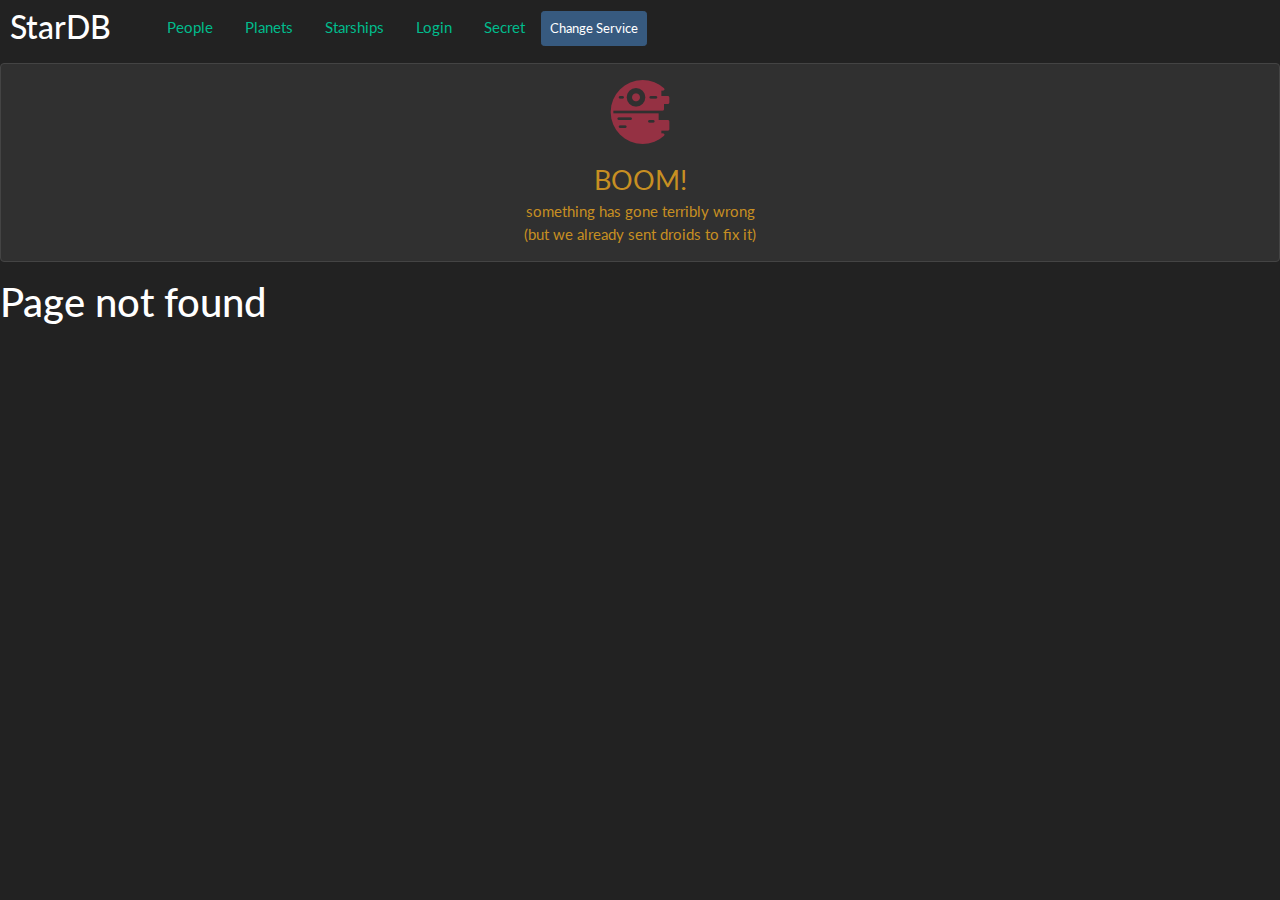
<file: starwars/index.html>
<!doctype html><html lang="en"><head><meta charset="utf-8"/><link rel="stylesheet" href="/starwars/bootstrap.min.css"><title>Star DB</title><link href="/starwars/static/css/main.0dc18ded.chunk.css" rel="stylesheet"></head><body><noscript>You need to enable JavaScript to run this app.</noscript><div id="root"></div><script>!function(e){function r(r){for(var n,a,l=r[0],f=r[1],i=r[2],c=0,s=[];c<l.length;c++)a=l[c],Object.prototype.hasOwnProperty.call(o,a)&&o[a]&&s.push(o[a][0]),o[a]=0;for(n in f)Object.prototype.hasOwnProperty.call(f,n)&&(e[n]=f[n]);for(p&&p(r);s.length;)s.shift()();return u.push.apply(u,i||[]),t()}function t(){for(var e,r=0;r<u.length;r++){for(var t=u[r],n=!0,l=1;l<t.length;l++){var f=t[l];0!==o[f]&&(n=!1)}n&&(u.splice(r--,1),e=a(a.s=t[0]))}return e}var n={},o={1:0},u=[];function a(r){if(n[r])return n[r].exports;var t=n[r]={i:r,l:!1,exports:{}};return e[r].call(t.exports,t,t.exports,a),t.l=!0,t.exports}a.m=e,a.c=n,a.d=function(e,r,t){a.o(e,r)||Object.defineProperty(e,r,{enumerable:!0,get:t})},a.r=function(e){"undefined"!=typeof Symbol&&Symbol.toStringTag&&Object.defineProperty(e,Symbol.toStringTag,{value:"Module"}),Object.defineProperty(e,"__esModule",{value:!0})},a.t=function(e,r){if(1&r&&(e=a(e)),8&r)return e;if(4&r&&"object"==typeof e&&e&&e.__esModule)return e;var t=Object.create(null);if(a.r(t),Object.defineProperty(t,"default",{enumerable:!0,value:e}),2&r&&"string"!=typeof e)for(var n in e)a.d(t,n,function(r){return e[r]}.bind(null,n));return t},a.n=function(e){var r=e&&e.__esModule?function(){return e.default}:function(){return e};return a.d(r,"a",r),r},a.o=function(e,r){return Object.prototype.hasOwnProperty.call(e,r)},a.p="/starwars/";var l=this["webpackJsonpstar-db"]=this["webpackJsonpstar-db"]||[],f=l.push.bind(l);l.push=r,l=l.slice();for(var i=0;i<l.length;i++)r(l[i]);var p=f;t()}([])</script><script src="/starwars/static/js/2.7ffc090e.chunk.js"></script><script src="/starwars/static/js/main.4a4546ca.chunk.js"></script></body></html>
</file>
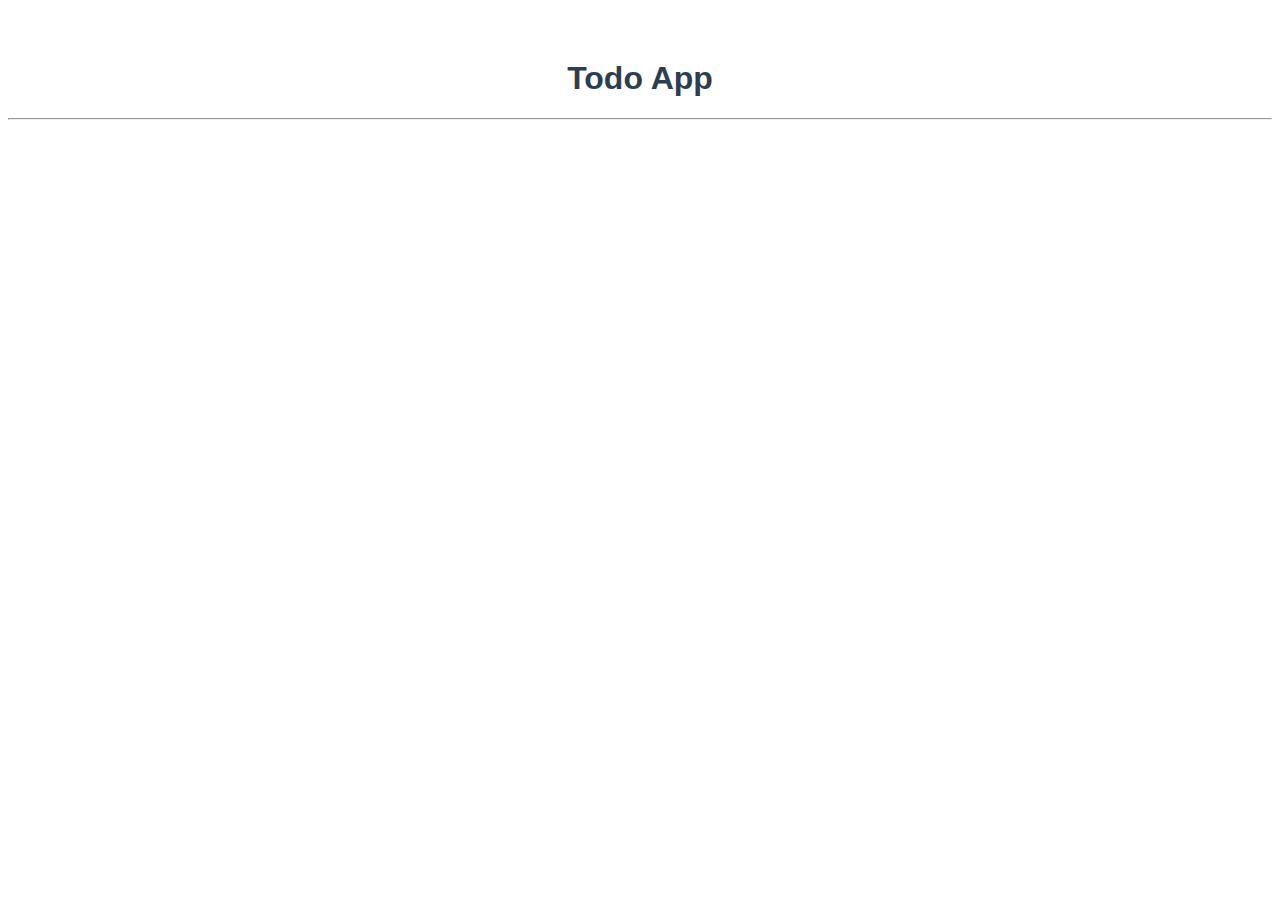
<file: vue-todo/index.html>
<!DOCTYPE html><html lang=en><head><meta charset=utf-8><meta http-equiv=X-UA-Compatible content="IE=edge"><meta name=viewport content="width=device-width,initial-scale=1"><link rel=icon href=/vue-todo/favicon.ico><title>vue-todo</title><link href=/vue-todo/css/chunk-781a1275.fbac8a29.css rel=prefetch><link href=/vue-todo/js/chunk-781a1275.5919a9bc.js rel=prefetch><link href=/vue-todo/css/app.d40fc157.css rel=preload as=style><link href=/vue-todo/js/app.919def7f.js rel=preload as=script><link href=/vue-todo/js/chunk-vendors.322bfec6.js rel=preload as=script><link href=/vue-todo/css/app.d40fc157.css rel=stylesheet></head><body><noscript><strong>We're sorry but vue-todo doesn't work properly without JavaScript enabled. Please enable it to continue.</strong></noscript><div id=app></div><script src=/vue-todo/js/chunk-vendors.322bfec6.js></script><script src=/vue-todo/js/app.919def7f.js></script></body></html>
</file>
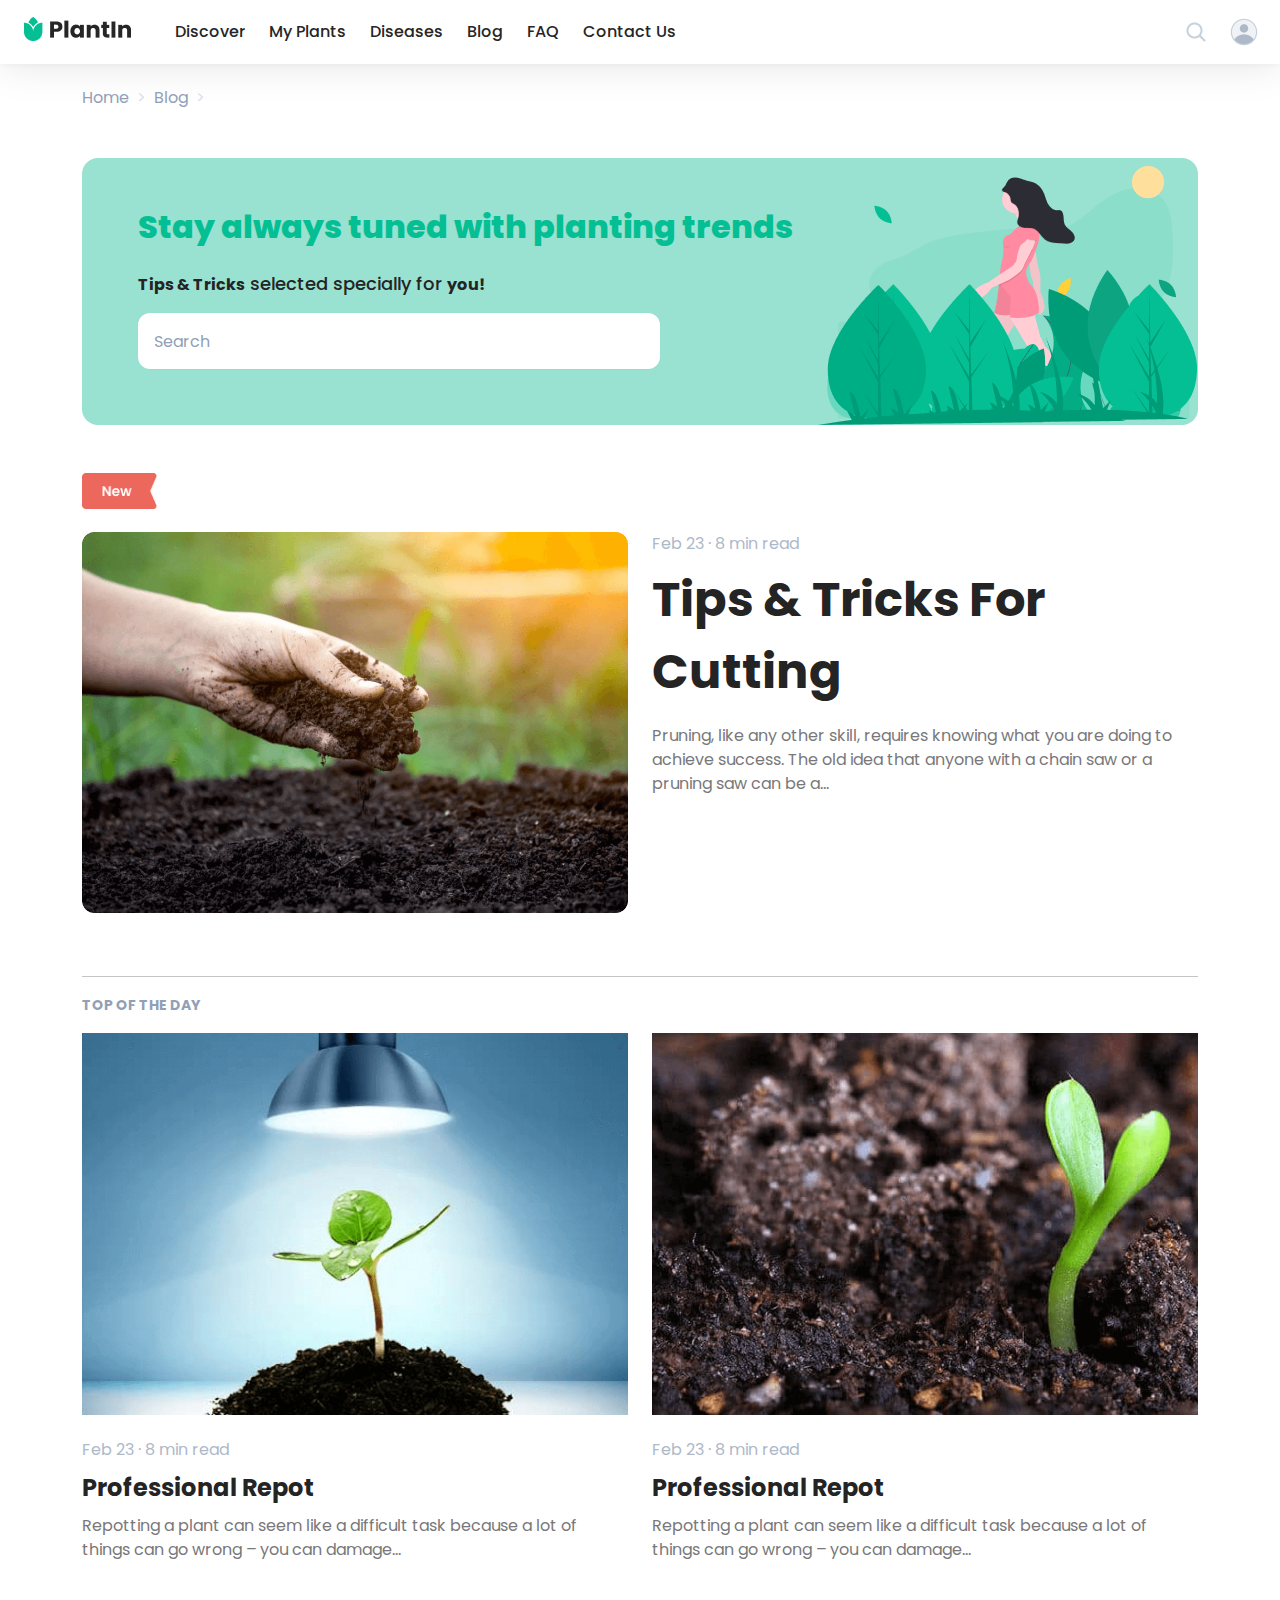
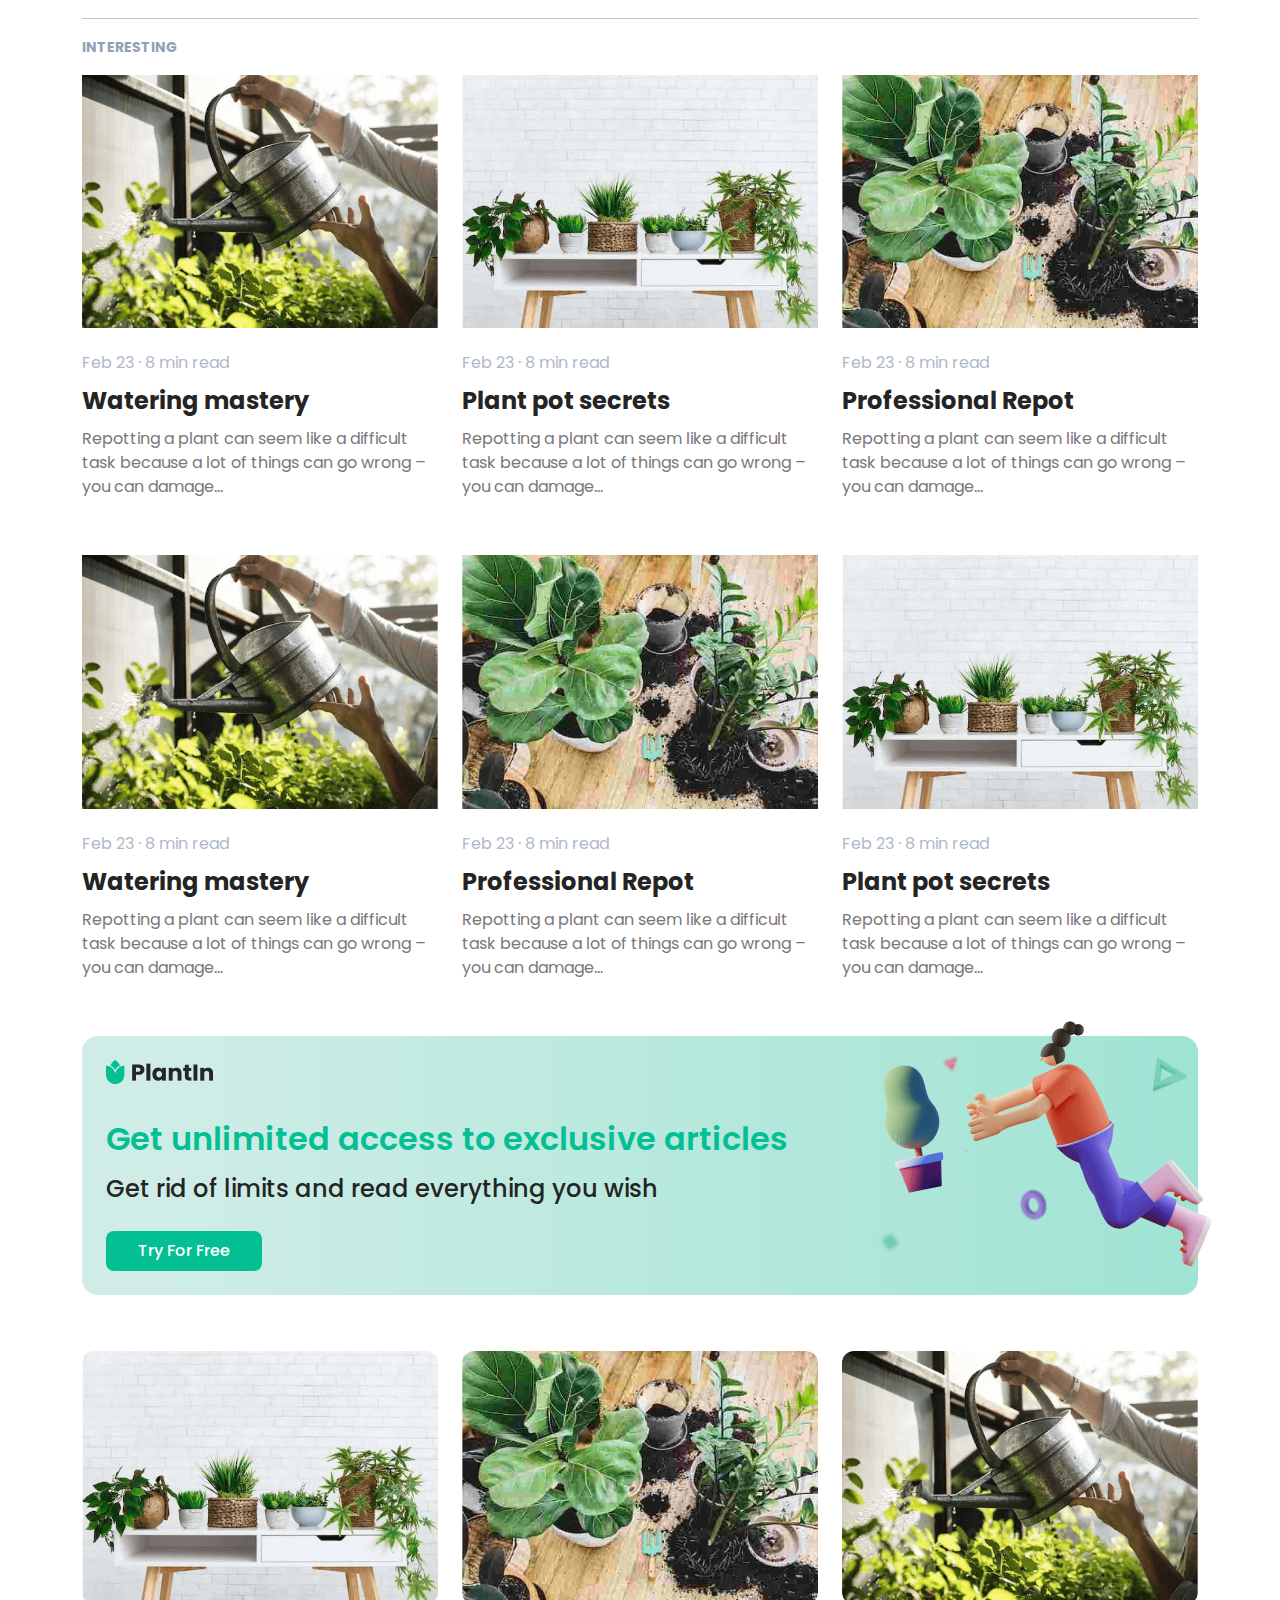
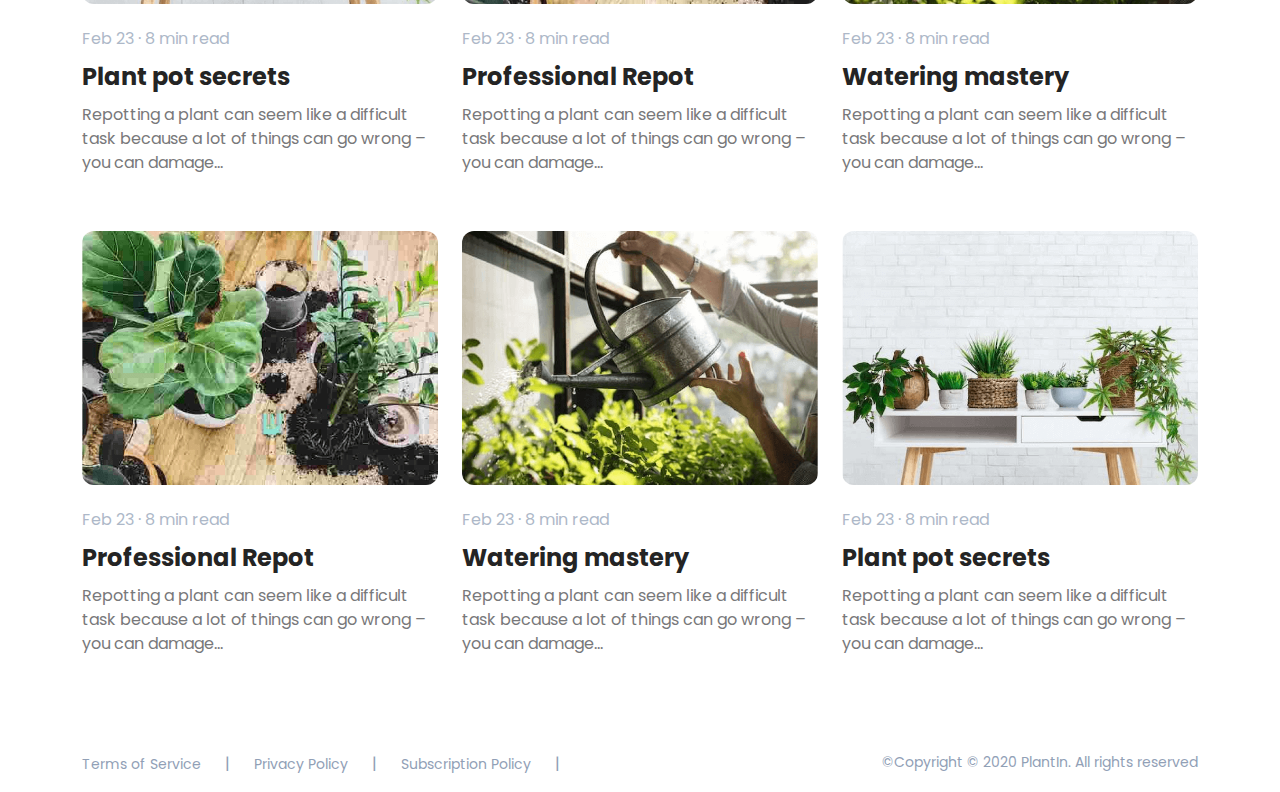
<file: xyz-my-plant/index.html>
<!DOCTYPE html><html lang="en"><head><meta charset="UTF-8"><meta name="viewport" content="width=device-width,initial-scale=1"><meta http-equiv="X-UA-Compatible" content="ie=edge"><link rel="stylesheet" href="css/bootstrap-grid.min.css"><link rel="stylesheet" href="css/style.min.css"><link rel="preconnect" href="https://fonts.gstatic.com"><link href="https://fonts.googleapis.com/css2?family=Poppins:wght@400;500;700;800&display=swap" rel="stylesheet"><title>XYZ</title></head><body><header class="header-wrapper"><div class="content-left"><div class="logo"><img width="107" height="24" src="img/icons/logo.png" alt="logo image" loading="lazy"></div><ul class="header-menu d-none d-lg-block"><li><a href="#">Discover</a></li><li><a href="#">My Plants</a></li><li><a href="#">Diseases</a></li><li><a href="#">Blog</a></li><li><a href="#">FAQ</a></li><li><a href="#">Contact Us</a></li></ul></div><div class="content-right"><div class="icon"><img width="32" height="32" class="pi-image" src="img/icons/search_input_icon.png" alt="search input image" loading="lazy"></div><div class="icon d-lg-none"><img width="32" height="32" class="pi-image" src="img/icons/menu_burger.png" alt="menu image" loading="lazy"></div><div class="icon user-icon d-none d-lg-block"><img width="28" height="28" src="img/icons/user_icon.png" alt="user image" loading="lazy"></div></div></header><section class="breadcrumbs-section"><div class="container"><ul class="breadcrumbs"><li><a href="#">Home</a><span class="arrow">></span></li><li><a href="#">Blog</a><span class="arrow">></span></li></ul></div></section><section class="tips-and-trics-section"><div class="container"><div class="inner-wrapper"><p class="title">Stay always tuned with planting trends</p><p class="subtitle"><span class="bold">Tips & Tricks</span> selected specially for <span class="bold">you!</span></p><input class="search-input" type="text" placeholder="Search"></div></div></section><section class="new-section"><div class="container"><div class="new_badge"><img width="76" height="36" src="img/icons/new_badge.png" alt="new_badge image" loading="lazy"></div><div class="card-wrapper"><div class="row"><div class="col-12 col-lg-6"><div class="image-holder"><picture><source media="(min-width: 768px)" srcset="img/soil_2x.png"><img width="351" height="246" class="pi-image" src="img/soil.png" alt="soil image" loading="lazy"></picture></div></div><div class="col-12 col-lg-6"><p class="card-time">Feb 23 · 8 min read</p><p class="card-title">Tips & Tricks For Cutting</p><p class="card-subtile">Pruning, like any other skill, requires knowing what you are doing to achieve success. The old idea that anyone with a chain saw or a pruning saw can be a...</p></div></div></div><div class="border-bottom-line"></div></div></section><section class="top-of-the-day-section"><div class="container"><p class="top-title">TOP of the Day</p><div class="row"><div class="col-12 col-lg-6"><div class="card-wrapper"><div class="image-holder"><picture><source media="(min-width: 768px)" srcset="img/plant_under_light_2x.png"><img width="351" height="246" class="pi-image" src="img/plant_under_light.png" alt="plant under light image" loading="lazy"></picture></div><p class="card-time">Feb 23 · 8 min read</p><p class="card-title">Professional Repot</p><p class="card-subtile">Repotting a plant can seem like a difficult task because a lot of things can go wrong – you can damage...</p></div></div><div class="col-12 col-lg-6"><div class="card-wrapper"><div class="image-holder"><picture><source media="(min-width: 768px)" srcset="img/plant_2x.png"><img width="351" height="246" class="pi-image" src="img/plant.png" alt="soil image" loading="lazy"></picture></div><p class="card-time">Feb 23 · 8 min read</p><p class="card-title">Professional Repot</p><p class="card-subtile">Repotting a plant can seem like a difficult task because a lot of things can go wrong – you can damage...</p></div></div></div><div class="border-bottom-line"></div></div></section><section class="interesting-section"><div class="container"><p class="interesting-title">Interesting</p><div class="row"><div class="col-12 col-lg-4"><div class="card-wrapper"><div class="image-holder"><picture><source media="(min-width: 768px)" srcset="img/watering_can_2x.png"><img width="351" height="246" class="pi-image" src="img/watering_can.png" alt="watering can image" loading="lazy"></picture></div><p class="card-time">Feb 23 · 8 min read</p><p class="card-title">Watering mastery</p><p class="card-subtile">Repotting a plant can seem like a difficult task because a lot of things can go wrong – you can damage...</p></div></div><div class="col-12 col-lg-4"><div class="card-wrapper"><div class="image-holder"><picture><source media="(min-width: 768px)" srcset="img/secrets_2x.png"><img width="351" height="246" class="pi-image" src="img/secrets.png" alt="secrets image" loading="lazy"></picture></div><p class="card-time">Feb 23 · 8 min read</p><p class="card-title">Plant pot secrets</p><p class="card-subtile">Repotting a plant can seem like a difficult task because a lot of things can go wrong – you can damage...</p></div></div><div class="col-12 col-lg-4"><div class="card-wrapper"><div class="image-holder"><picture><source media="(min-width: 768px)" srcset="img/professional_2x.png"><img width="351" height="246" class="pi-image" src="img/professional.png" alt="professional image" loading="lazy"></picture></div><p class="card-time">Feb 23 · 8 min read</p><p class="card-title">Professional Repot</p><p class="card-subtile">Repotting a plant can seem like a difficult task because a lot of things can go wrong – you can damage...</p></div></div></div><div class="desktop-block d-none d-lg-block"><div class="row"><div class="col-12 col-lg-4"><div class="card-wrapper"><div class="image-holder"><picture><source media="(min-width: 768px)" srcset="img/watering_can_2x.png"><img width="351" height="246" class="pi-image" src="img/watering_can.png" alt="watering can image" loading="lazy"></picture></div><p class="card-time">Feb 23 · 8 min read</p><p class="card-title">Watering mastery</p><p class="card-subtile">Repotting a plant can seem like a difficult task because a lot of things can go wrong – you can damage...</p></div></div><div class="col-12 col-lg-4"><div class="card-wrapper"><div class="image-holder"><picture><source media="(min-width: 768px)" srcset="img/professional_2x.png"><img width="351" height="246" class="pi-image" src="img/professional.png" alt="professional image" loading="lazy"></picture></div><p class="card-time">Feb 23 · 8 min read</p><p class="card-title">Professional Repot</p><p class="card-subtile">Repotting a plant can seem like a difficult task because a lot of things can go wrong – you can damage...</p></div></div><div class="col-12 col-lg-4"><div class="card-wrapper"><div class="image-holder"><picture><source media="(min-width: 768px)" srcset="img/secrets_2x.png"><img width="351" height="246" class="pi-image" src="img/secrets.png" alt="secrets image" loading="lazy"></picture></div><p class="card-time">Feb 23 · 8 min read</p><p class="card-title">Plant pot secrets</p><p class="card-subtile">Repotting a plant can seem like a difficult task because a lot of things can go wrong – you can damage...</p></div></div></div></div></div></section><section class="try-free-section"><div class="container"><div class="inner-wrapper"><div class="logo"><img width="107" height="24" src="img/icons/logo.png" alt="logo image" loading="lazy"></div><p class="title">Get unlimited access to exclusive articles</p><p class="subtitle">Get rid of limits and read everything you wish</p><button class="try-free-btn">Try For Free</button> <img width="348" height="261" class="cartoon-women d-none d-lg-block" src="img/cartoon_women.png" alt="cartoon women image" loading="lazy"></div></div></section><section class="posts-section"><div class="container"><div class="row"><div class="col-12 col-lg-4"><div class="card-wrapper"><div class="image-holder"><picture><source media="(min-width: 768px)" srcset="img/secrets_2x.png"><img width="351" height="246" class="pi-image" src="img/secrets.png" alt="secrets image" loading="lazy"></picture></div><p class="card-time">Feb 23 · 8 min read</p><p class="card-title">Plant pot secrets</p><p class="card-subtile">Repotting a plant can seem like a difficult task because a lot of things can go wrong – you can damage...</p></div></div><div class="col-12 col-lg-4"><div class="card-wrapper"><div class="image-holder"><picture><source media="(min-width: 768px)" srcset="img/professional_2x.png"><img width="351" height="246" class="pi-image" src="img/professional.png" alt="professional image" loading="lazy"></picture></div><p class="card-time">Feb 23 · 8 min read</p><p class="card-title">Professional Repot</p><p class="card-subtile">Repotting a plant can seem like a difficult task because a lot of things can go wrong – you can damage...</p></div></div><div class="col-12 col-lg-4"><div class="card-wrapper"><div class="image-holder"><picture><source media="(min-width: 768px)" srcset="img/watering_can_2x.png"><img width="351" height="246" class="pi-image" src="img/watering_can.png" alt="watering can image" loading="lazy"></picture></div><p class="card-time">Feb 23 · 8 min read</p><p class="card-title">Watering mastery</p><p class="card-subtile">Repotting a plant can seem like a difficult task because a lot of things can go wrong – you can damage...</p></div></div></div><div class="desktop-block d-none d-lg-block"><div class="row"><div class="col-12 col-lg-4"><div class="card-wrapper"><div class="image-holder"><picture><source media="(min-width: 768px)" srcset="img/professional_2x.png"><img width="351" height="246" class="pi-image" src="img/professional.png" alt="professional image" loading="lazy"></picture></div><p class="card-time">Feb 23 · 8 min read</p><p class="card-title">Professional Repot</p><p class="card-subtile">Repotting a plant can seem like a difficult task because a lot of things can go wrong – you can damage...</p></div></div><div class="col-12 col-lg-4"><div class="card-wrapper"><div class="image-holder"><picture><source media="(min-width: 768px)" srcset="img/watering_can_2x.png"><img width="351" height="246" class="pi-image" src="img/watering_can.png" alt="watering can image" loading="lazy"></picture></div><p class="card-time">Feb 23 · 8 min read</p><p class="card-title">Watering mastery</p><p class="card-subtile">Repotting a plant can seem like a difficult task because a lot of things can go wrong – you can damage...</p></div></div><div class="col-12 col-lg-4"><div class="card-wrapper"><div class="image-holder"><picture><source media="(min-width: 768px)" srcset="img/secrets_2x.png"><img width="351" height="246" class="pi-image" src="img/secrets.png" alt="secrets image" loading="lazy"></picture></div><p class="card-time">Feb 23 · 8 min read</p><p class="card-title">Plant pot secrets</p><p class="card-subtile">Repotting a plant can seem like a difficult task because a lot of things can go wrong – you can damage...</p></div></div></div></div></div></section><footer class="footer"><div class="container"><div class="row"><div class="col-12 col-lg-7"><ul class="footer-list"><li><a href="#">Terms of Service</a></li><li><a href="#">Privacy Policy</a></li><li><a href="#">Subscription Policy</a></li></ul></div><div class="col-12 col-lg-5"><p class="copyright">©Copyright © 2020 PlantIn. All rights reserved</p></div></div></div></footer></body></html>
</file>
<file: bookshop/static/css/main.93185905.chunk.css>
.book-list-item{display:flex;margin:15px 0}.book-list-item .book-cover{flex-shrink:0;width:120px;margin-right:30px}.book-list-item .book-cover img{max-width:100%}.book-list-item .book-details{display:flex;flex-direction:column;justify-content:space-between;padding-bottom:10px;align-items:flex-start}.book-list-item .book-details .book-title{font-size:1.2rem}.book-list-item .book-details .book-price{font-size:1.4rem}.book-list{list-style:none}.shopping-cart-table{margin-top:45px}.shopping-cart-table .total{text-align:right;font-size:1.3rem;margin-right:10px}.shopping-cart-table button{margin-left:5px;margin-top:5px}.shop-header{border-bottom:1px solid #e5e5e5;margin-bottom:1rem;display:flex;justify-content:space-between}.shop-header .logo{font-family:"Playfair Display",Georgia,serif;font-size:2.5rem;padding-left:1rem}.shop-header .shopping-cart{align-self:center;font-size:1.3rem;padding-right:1rem}.shop-header .shopping-cart .cart-icon{font-size:2.2rem;color:#5f9ea0;margin-right:10px}
/*# sourceMappingURL=main.93185905.chunk.css.map */
</file>
<file: react-todo-class/static/css/main.de55f840.chunk.css>
.app-header{align-items:flex-end}.app-header h1{flex-grow:1}.app-header h2{font-size:1.2rem;color:grey}.search-input{width:auto;flex-grow:1;margin-right:3px}.todo-list-item{font-size:1.25rem}.todo-list-item button{width:35px;margin:3px}.todo-list-item-label{margin-left:1.25rem;line-height:35px;cursor:pointer;-webkit-user-select:none;-moz-user-select:none;-ms-user-select:none;user-select:none}.todo-list-item.done .todo-list-item-label{text-decoration:line-through}.todo-list-item.important .todo-list-item-label{font-weight:700;color:#4682b4}.todo-list .list-group-item{padding:.25rem .75rem}.item-add-form{margin-top:10px}.item-add-form input{margin-right:3px}.todo-app{margin:2rem auto 0;max-width:400px}.top-panel{margin:1rem 0}
/*# sourceMappingURL=main.de55f840.chunk.css.map */
</file>
<file: react-todo-hook/static/css/main.94841b98.chunk.css>
body{margin:0;font-family:-apple-system,BlinkMacSystemFont,"Segoe UI","Roboto","Oxygen","Ubuntu","Cantarell","Fira Sans","Droid Sans","Helvetica Neue",sans-serif;-webkit-font-smoothing:antialiased;-moz-osx-font-smoothing:grayscale}code{font-family:source-code-pro,Menlo,Monaco,Consolas,"Courier New",monospace}.wrapper{padding-top:5rem;margin:0 auto;width:600px}.rm{background:red;border-radius:50%;color:#fff;border:none}.done{text-decoration:line-through}.lds-dual-ring{display:inline-block;width:80px;height:80px}.lds-dual-ring:after{content:" ";display:block;width:64px;height:64px;margin:8px;border-radius:50%;border-color:#00f transparent;border-style:solid;border-width:6px;-webkit-animation:lds-dual-ring 1.2s linear infinite;animation:lds-dual-ring 1.2s linear infinite}@-webkit-keyframes lds-dual-ring{0%{-webkit-transform:rotate(0deg);transform:rotate(0deg)}to{-webkit-transform:rotate(1turn);transform:rotate(1turn)}}@keyframes lds-dual-ring{0%{-webkit-transform:rotate(0deg);transform:rotate(0deg)}to{-webkit-transform:rotate(1turn);transform:rotate(1turn)}}
/*# sourceMappingURL=main.94841b98.chunk.css.map */
</file>
<file: starwars/static/css/main.0dc18ded.chunk.css>
.error-indicator{width:100%;display:flex;flex-direction:column;align-items:center;color:#c78f22}.error-indicator img{margin-bottom:1rem}.error-indicator .boom{font-size:1.7rem}.header{margin-top:.5rem;padding-left:10px}.header ul li{list-style:none;margin:0;padding:.5rem 1rem;border-radius:3px}.header ul li:hover{background-color:#444}.header a:hover{text-decoration:none}.header h3 a{color:#fff}.header h3 a:hover{color:#00bc8c}.header button{height:2.2rem;margin-top:3px}@keyframes lds-double-ring{0%{-webkit-transform:rotate(0);transform:rotate(0)}to{-webkit-transform:rotate(1turn);transform:rotate(1turn)}}@-webkit-keyframes lds-double-ring{0%{-webkit-transform:rotate(0);transform:rotate(0)}to{-webkit-transform:rotate(1turn);transform:rotate(1turn)}}@keyframes lds-double-ring_reverse{0%{-webkit-transform:rotate(0);transform:rotate(0)}to{-webkit-transform:rotate(-1turn);transform:rotate(-1turn)}}@-webkit-keyframes lds-double-ring_reverse{0%{-webkit-transform:rotate(0);transform:rotate(0)}to{-webkit-transform:rotate(-1turn);transform:rotate(-1turn)}}.lds-css{margin:0 auto}.lds-double-ring{position:relative}.lds-double-ring div{position:absolute;width:160px;height:160px;top:20px;left:20px;border-radius:50%;border-color:#3d7ec0 transparent;border-style:solid;border-width:8px;-webkit-animation:lds-double-ring 1.5s linear infinite;animation:lds-double-ring 1.5s linear infinite}.lds-double-ring div:nth-child(2){width:140px;height:140px;top:30px;left:30px;border-color:transparent #cc4545;-webkit-animation:lds-double-ring_reverse 1.5s linear infinite;animation:lds-double-ring_reverse 1.5s linear infinite}.lds-double-ring{width:77px!important;height:77px!important;-webkit-transform:translate(-38.5px,-38.5px) scale(.385) translate(38.5px,38.5px);transform:translate(-38.5px,-38.5px) scale(.385) translate(38.5px,38.5px)}.random-planet{display:flex;padding:1rem;border:1px solid #444;margin-bottom:1rem}.random-planet .planet-image{width:150px;height:150px;border-radius:10px;margin-right:1rem}.random-planet .list-group{margin:1rem 0 0 1rem}.random-planet .list-group-item{padding:.25rem}.random-planet .list-group-item .term{margin-right:.5rem}.item-details{display:flex;flex-direction:row;padding:1rem;border:1px solid #444}.item-details .item-image{width:30%;height:30%;border-radius:10px}.item-details .list-group-item{padding:.25rem}.item-details .list-group-item .term{margin-right:.5rem}.item-details button{margin-top:5px}.item-list{margin-bottom:1rem}.item-list .list-group-item{cursor:pointer}.item-list .list-group-item:hover{background-color:#444}.button-row{margin:0 0 1rem}.button-row button{margin-right:1rem}.stardb-app .row{margin-bottom:1rem}
/*# sourceMappingURL=main.0dc18ded.chunk.css.map */
</file>
<file: anime/css/style.min.css>
*{box-sizing:border-box;font-family:"Museo Sans Cyrl",sans-serif}html,body{margin:0;height:100%}.letter{font-size:20px;color:gray}.letter-holder{display:none}.loading-status{font-size:20px}.loading-status .errors{margin:10px 0px;font-size:17px}.loading-status .letter{display:inline;animation-name:loading;animation-duration:1.6s;animation-iteration-count:infinite;animation-direction:linear}.l-1{animation-delay:.48s}.l-2{animation-delay:.6s}.l-3{animation-delay:.72s}.l-4{animation-delay:.84s}.l-5{animation-delay:.96s}.l-6{animation-delay:1.08s}.l-7{animation-delay:1.2s}.l-8{animation-delay:1.32s}.l-9{animation-delay:1.44s}.l-10{animation-delay:1.56s}@keyframes loading{0%{opacity:0}100%{opacity:1}}@font-face{font-family:"Museo Sans Cyrl";src:local("MuseoSansCyrl-500"),url("../fonts/MuseoSansCyrl-500.woff2") format("woff2"),url("../fonts/MuseoSansCyrl-500.woff") format("woff");font-weight:normal;font-style:normal}@font-face{font-family:"Museo Sans Cyrl";src:local("MuseoSansCyrl-300"),url("../fonts/MuseoSansCyrl-300.woff2") format("woff2"),url("../fonts/MuseoSansCyrl-300.woff") format("woff");font-weight:300;font-style:normal}@font-face{font-family:"Museo Sans Cyrl";src:local("MuseoSansCyrl-700"),url("../fonts/MuseoSansCyrl-700.woff2") format("woff2"),url("../fonts/MuseoSansCyrl-700.woff") format("woff");font-weight:700;font-style:normal}header{background-color:#002f43;height:10%}.container_header{height:100%}.header{height:100%;display:flex;justify-content:space-between;align-items:center;padding:5px}.header__home{border-radius:50px;width:80px;height:80px;overflow:hidden}.header__home img{width:100%}.header__random{border-radius:50px;overflow:hidden;width:80px;height:80px;cursor:pointer}.header__random img{width:100%}.nsfw{font-size:17px;text-align:left}.nsfw__checkbox{cursor:pointer}.nsfw__label{cursor:pointer}.anime-list{padding:20px 0px;background-color:#002f43;min-height:90%;display:flex}.search-window{width:400px;background-color:#e4757b;display:block;text-align:center;border-radius:20px 0 0 20px;padding:10px}.search-result{width:100%;margin:0px 0px 0px 10px;background-color:#a5bdc1;border-radius:0 20px 20px 0}.search-result__anime-content{display:flex;justify-content:space-around;align-items:flex-start;flex-wrap:wrap;padding:10px;padding-top:20px;font-size:xx-large;text-align:center}.search-result__anime-content__item{height:400px;width:250px;margin:18px}.search-result__anime-content__item:hover .search-result__anime-content__hover{background-color:#406b6d;min-height:420px;max-height:600px;min-width:270px;width:fit-content;position:relative;top:50%;left:50%;transform:translate(-50%, -50%)}.search-result__anime-content__item:hover .search-result__anime-content__title{margin:0 auto;max-width:350px;white-space:initial;overflow:initial;text-overflow:initial}.search-result__anime-content__item:hover .search-result__anime-content__img{max-width:470px;max-height:500px}.search-result__anime-content__item:hover img{width:100%}.search-result__anime-content__item_last-row{padding:0px;height:0px}.search-result__anime-content__hover{display:flex;flex-direction:column;justify-content:space-between;background-color:#4f9194;min-height:400px;width:250px;padding:10px;border-radius:20px;text-decoration:none;color:#000}.search-result__anime-content__title{color:#000;font-size:20px;text-align:center;margin-bottom:5px;white-space:nowrap;overflow:hidden;text-overflow:ellipsis}.search-result__anime-content__img{display:flex;align-items:center;max-height:290px;max-width:230px;margin:0 auto;overflow:hidden}.search-result__anime-content__img img{width:100%}.search-result__anime-content__bottom{display:flex;justify-content:space-between;align-items:center;font-size:20px}.container{width:1200px;margin:0 auto}.container_anime-list{display:flex;justify-content:space-between;align-items:stretch;min-height:100%}.search-form__content{margin-bottom:10px}.search-form__content__label{display:block;width:100%;margin-top:10px;margin-bottom:10px;font-size:17px}.search-form__content__input{vertical-align:top;display:inline-block;text-align:center;width:75%;font-size:17px;border:none;border-radius:5px;outline:none;height:25px}.search-form__content__btn{vertical-align:top;display:inline-block;background-color:#4f9194;height:25px;border:none;border-radius:5px;outline:none;cursor:pointer}.search-form__content__btn:disabled{cursor:default}.search-result__anime-content_specific-anime{display:block;text-align:left;font-size:17px;line-height:26px;padding:20px}.search-result__anime-content_specific-anime span{font-weight:900}.search-result__anime-content_specific-anime hr{border:none;color:#000;background-color:#000;height:1px}.search-result__anime-content_specific-anime-title{font-weight:900;font-size:30px}.search-result__anime-content_specific-anime-title_english{font-weight:300}.search-result__anime-content_specific-anime-title_japanese{font-weight:300}.search-result__anime-content_specific-anime-imageUrl{width:200px;height:300px;float:right;margin:0 0 10px 10px}.search-result__anime-content_specific-anime-imageUrl img{width:100%}.search-result__anime-content_specific-anime a{width:400px;height:300px;background-color:#fff}.search-result__anime-content_specific-anime-trailer_url{display:inline}.search-result__anime-content_specific-anime-trailer_url iframe{display:block;position:relative;left:50%;transform:translate(-50%)}.search-result__anime-content_specific-anime .trailer-name{vertical-align:top;display:inline-block}.search-result__anime-content_specific-anime-related .group-names{list-style-type:none}.search-result__anime-content_specific-anime-related .group-names .anime-links{cursor:pointer;text-decoration:none;color:#000;background-color:#a5bdc1}.search-result__anime-content_specific-anime-related .group-names .anime-links:hover{font-size:18px}.button-scroll-top{display:none;position:sticky;top:85%;margin:0 auto;height:120px;width:160px;overflow:hidden;border-radius:100px;cursor:pointer}.button-scroll-top img{width:100%}@media(max-width: 1200px){.container{width:990px}.search-form__content__input{width:100%}.search-form__content__btn{margin-top:10px;position:relative;left:36%}.search-result__anime-content_specific-anime-trailer_url iframe{width:500px;height:290px}}@media(max-width: 991px){.container{width:766px}.search-window{width:250px}.search-window .search-form__content__label{font-size:14px}.search-window .search-form__content__input{font-size:14px}.search-window .search-form__content__btn{font-size:14px;left:29%}.nsfw{font-size:14px}.loading-status .errors{font-size:14px}.search-result__anime-content{font-size:x-large}.search-result__anime-content__item{height:300px;width:200px}.search-result__anime-content__item:hover .search-result__anime-content__hover{min-height:320px;max-height:500px;min-width:220px}.search-result__anime-content__item:hover .search-result__anime-content__title{max-width:270px}.search-result__anime-content__item:hover .search-result__anime-content__img{max-width:470px;max-height:400px}.search-result__anime-content__item_last-row{height:0}.search-result__anime-content__hover{min-height:300px;max-height:300px;width:200px}.search-result__anime-content__title{font-size:14px}.search-result__anime-content__img{max-height:230px;max-width:180px}.search-result__anime-content__bottom{font-size:14px}.search-result__anime-content_specific-anime{font-size:14px;line-height:20px}.search-result__anime-content_specific-anime-title{font-size:20px}.search-result__anime-content_specific-anime-trailer_url iframe{width:400px;height:250px}}@media(max-width: 767px){.container{width:574px}.header__home{width:70px;height:70px}.header__random{width:70px;height:70px}.search-window{width:170px}.search-window .search-form__content__label{font-size:12px}.search-window .search-form__content__input{font-size:12px}.search-window .search-form__content__btn{font-size:12px;left:22%;height:22px}.nsfw{font-size:12px}.loading-status .errors{font-size:12px}.button-scroll-top{height:60px;width:90px}.anime-list{padding:10px 0px}.search-result__anime-content{font-size:large}.search-result__anime-content__item{height:250px;width:150px;margin:10px}.search-result__anime-content__item:hover .search-result__anime-content__hover{min-height:270px;max-height:400px;min-width:170px}.search-result__anime-content__item:hover .search-result__anime-content__title{max-width:230px}.search-result__anime-content__item:hover .search-result__anime-content__img{max-width:400px;max-height:350px}.search-result__anime-content__item_last-row{height:0}.search-result__anime-content__hover{min-height:250px;max-height:250px;width:150px}.search-result__anime-content__title{font-size:12px}.search-result__anime-content__img{max-height:190px;max-width:130px}.search-result__anime-content__bottom{font-size:12px}.search-result__anime-content_specific-anime{font-size:12px;line-height:16px}.search-result__anime-content_specific-anime-title{font-size:20px}.search-result__anime-content_specific-anime-imageUrl{width:130px;height:180px}.search-result__anime-content_specific-anime-trailer_url iframe{width:300px;height:160px}}@media(max-width: 575px){.container{width:320px}.container_anime-list{flex-direction:column;justify-content:flex-start}.header__home{width:50px;height:50px}.header__random{width:50px;height:50px}.search-window{width:100%;border-radius:20px}.search-window .search-form__content__label{font-size:14px}.search-window .search-form__content__input{font-size:14px}.search-window .search-form__content__btn{font-size:14px;left:0;height:28px;width:80px}.nsfw{font-size:14px}.loading-status .errors{font-size:14px}.button-scroll-top{height:60px;width:90px;position:fixed;top:5px;left:5px}.anime-list{padding:5px 0px}.search-result{border-radius:20px;margin:5px 0px;height:100%}.search-result__anime-content{font-size:large}.search-result__anime-content__item{height:270px;width:180px;margin:10px}.search-result__anime-content__item_last-row{height:0}.search-result__anime-content__hover{min-height:270px;max-height:270px;width:180px}.search-result__anime-content__title{font-size:14px}.search-result__anime-content__img{max-height:190px;max-width:150px}.search-result__anime-content__bottom{font-size:14px}.search-result__anime-content_specific-anime{font-size:12px;line-height:13px}.search-result__anime-content_specific-anime-title{font-size:18px;line-height:18px;margin-bottom:5px}.search-result__anime-content_specific-anime-imageUrl{width:100px;height:160px}.search-result__anime-content_specific-anime-trailer_url iframe{width:180px;height:120px}}/*# sourceMappingURL=style.min.css.map */
</file>
<file: run-smart/css/style.min.css>
@keyframes heartBeat{from{transform:scale(1)}50%{transform:scale(1.1)}to{transform:scale(1)}}*{font-family:'Museo Sans Cyrl',sans-serif}.container{position:relative;max-width:950px;margin:0 auto}/*!
 * animate.css -https://daneden.github.io/animate.css/
 * Version - 3.7.2
 * Licensed under the MIT license - http://opensource.org/licenses/MIT
 *
 * Copyright (c) 2019 Daniel Eden */@-webkit-keyframes bounce{20%,53%,80%,from,to{-webkit-animation-timing-function:cubic-bezier(.215,.61,.355,1);animation-timing-function:cubic-bezier(.215,.61,.355,1);transform:translate3d(0,0,0)}40%,43%{-webkit-animation-timing-function:cubic-bezier(.755,.05,.855,.06);animation-timing-function:cubic-bezier(.755,.05,.855,.06);transform:translate3d(0,-30px,0)}70%{-webkit-animation-timing-function:cubic-bezier(.755,.05,.855,.06);animation-timing-function:cubic-bezier(.755,.05,.855,.06);transform:translate3d(0,-15px,0)}90%{transform:translate3d(0,-4px,0)}}@keyframes bounce{20%,53%,80%,from,to{-webkit-animation-timing-function:cubic-bezier(.215,.61,.355,1);animation-timing-function:cubic-bezier(.215,.61,.355,1);transform:translate3d(0,0,0)}40%,43%{-webkit-animation-timing-function:cubic-bezier(.755,.05,.855,.06);animation-timing-function:cubic-bezier(.755,.05,.855,.06);transform:translate3d(0,-30px,0)}70%{-webkit-animation-timing-function:cubic-bezier(.755,.05,.855,.06);animation-timing-function:cubic-bezier(.755,.05,.855,.06);transform:translate3d(0,-15px,0)}90%{transform:translate3d(0,-4px,0)}}.bounce{-webkit-animation-name:bounce;animation-name:bounce;transform-origin:center bottom}@-webkit-keyframes flash{50%,from,to{opacity:1}25%,75%{opacity:0}}@keyframes flash{50%,from,to{opacity:1}25%,75%{opacity:0}}.flash{-webkit-animation-name:flash;animation-name:flash}@-webkit-keyframes pulse{from{transform:scale3d(1,1,1)}50%{transform:scale3d(1.05,1.05,1.05)}to{transform:scale3d(1,1,1)}}@keyframes pulse{from{transform:scale3d(1,1,1)}50%{transform:scale3d(1.05,1.05,1.05)}to{transform:scale3d(1,1,1)}}.pulse{-webkit-animation-name:pulse;animation-name:pulse}@-webkit-keyframes rubberBand{from{transform:scale3d(1,1,1)}30%{transform:scale3d(1.25,.75,1)}40%{transform:scale3d(.75,1.25,1)}50%{transform:scale3d(1.15,.85,1)}65%{transform:scale3d(.95,1.05,1)}75%{transform:scale3d(1.05,.95,1)}to{transform:scale3d(1,1,1)}}@keyframes rubberBand{from{transform:scale3d(1,1,1)}30%{transform:scale3d(1.25,.75,1)}40%{transform:scale3d(.75,1.25,1)}50%{transform:scale3d(1.15,.85,1)}65%{transform:scale3d(.95,1.05,1)}75%{transform:scale3d(1.05,.95,1)}to{transform:scale3d(1,1,1)}}.rubberBand{-webkit-animation-name:rubberBand;animation-name:rubberBand}@-webkit-keyframes shake{from,to{transform:translate3d(0,0,0)}10%,30%,50%,70%,90%{transform:translate3d(-10px,0,0)}20%,40%,60%,80%{transform:translate3d(10px,0,0)}}@keyframes shake{from,to{transform:translate3d(0,0,0)}10%,30%,50%,70%,90%{transform:translate3d(-10px,0,0)}20%,40%,60%,80%{transform:translate3d(10px,0,0)}}.shake{-webkit-animation-name:shake;animation-name:shake}@-webkit-keyframes headShake{0%{transform:translateX(0)}6.5%{transform:translateX(-6px) rotateY(-9deg)}18.5%{transform:translateX(5px) rotateY(7deg)}31.5%{transform:translateX(-3px) rotateY(-5deg)}43.5%{transform:translateX(2px) rotateY(3deg)}50%{transform:translateX(0)}}@keyframes headShake{0%{transform:translateX(0)}6.5%{transform:translateX(-6px) rotateY(-9deg)}18.5%{transform:translateX(5px) rotateY(7deg)}31.5%{transform:translateX(-3px) rotateY(-5deg)}43.5%{transform:translateX(2px) rotateY(3deg)}50%{transform:translateX(0)}}.headShake{-webkit-animation-timing-function:ease-in-out;animation-timing-function:ease-in-out;-webkit-animation-name:headShake;animation-name:headShake}@-webkit-keyframes swing{20%{transform:rotate3d(0,0,1,15deg)}40%{transform:rotate3d(0,0,1,-10deg)}60%{transform:rotate3d(0,0,1,5deg)}80%{transform:rotate3d(0,0,1,-5deg)}to{transform:rotate3d(0,0,1,0deg)}}@keyframes swing{20%{transform:rotate3d(0,0,1,15deg)}40%{transform:rotate3d(0,0,1,-10deg)}60%{transform:rotate3d(0,0,1,5deg)}80%{transform:rotate3d(0,0,1,-5deg)}to{transform:rotate3d(0,0,1,0deg)}}.swing{transform-origin:top center;-webkit-animation-name:swing;animation-name:swing}@-webkit-keyframes tada{from{transform:scale3d(1,1,1)}10%,20%{transform:scale3d(.9,.9,.9) rotate3d(0,0,1,-3deg)}30%,50%,70%,90%{transform:scale3d(1.1,1.1,1.1) rotate3d(0,0,1,3deg)}40%,60%,80%{transform:scale3d(1.1,1.1,1.1) rotate3d(0,0,1,-3deg)}to{transform:scale3d(1,1,1)}}@keyframes tada{from{transform:scale3d(1,1,1)}10%,20%{transform:scale3d(.9,.9,.9) rotate3d(0,0,1,-3deg)}30%,50%,70%,90%{transform:scale3d(1.1,1.1,1.1) rotate3d(0,0,1,3deg)}40%,60%,80%{transform:scale3d(1.1,1.1,1.1) rotate3d(0,0,1,-3deg)}to{transform:scale3d(1,1,1)}}.tada{-webkit-animation-name:tada;animation-name:tada}@-webkit-keyframes wobble{from{transform:translate3d(0,0,0)}15%{transform:translate3d(-25%,0,0) rotate3d(0,0,1,-5deg)}30%{transform:translate3d(20%,0,0) rotate3d(0,0,1,3deg)}45%{transform:translate3d(-15%,0,0) rotate3d(0,0,1,-3deg)}60%{transform:translate3d(10%,0,0) rotate3d(0,0,1,2deg)}75%{transform:translate3d(-5%,0,0) rotate3d(0,0,1,-1deg)}to{transform:translate3d(0,0,0)}}@keyframes wobble{from{transform:translate3d(0,0,0)}15%{transform:translate3d(-25%,0,0) rotate3d(0,0,1,-5deg)}30%{transform:translate3d(20%,0,0) rotate3d(0,0,1,3deg)}45%{transform:translate3d(-15%,0,0) rotate3d(0,0,1,-3deg)}60%{transform:translate3d(10%,0,0) rotate3d(0,0,1,2deg)}75%{transform:translate3d(-5%,0,0) rotate3d(0,0,1,-1deg)}to{transform:translate3d(0,0,0)}}.wobble{-webkit-animation-name:wobble;animation-name:wobble}@-webkit-keyframes jello{11.1%,from,to{transform:translate3d(0,0,0)}22.2%{transform:skewX(-12.5deg) skewY(-12.5deg)}33.3%{transform:skewX(6.25deg) skewY(6.25deg)}44.4%{transform:skewX(-3.125deg) skewY(-3.125deg)}55.5%{transform:skewX(1.5625deg) skewY(1.5625deg)}66.6%{transform:skewX(-.78125deg) skewY(-.78125deg)}77.7%{transform:skewX(.39062deg) skewY(.39062deg)}88.8%{transform:skewX(-.19531deg) skewY(-.19531deg)}}@keyframes jello{11.1%,from,to{transform:translate3d(0,0,0)}22.2%{transform:skewX(-12.5deg) skewY(-12.5deg)}33.3%{transform:skewX(6.25deg) skewY(6.25deg)}44.4%{transform:skewX(-3.125deg) skewY(-3.125deg)}55.5%{transform:skewX(1.5625deg) skewY(1.5625deg)}66.6%{transform:skewX(-.78125deg) skewY(-.78125deg)}77.7%{transform:skewX(.39062deg) skewY(.39062deg)}88.8%{transform:skewX(-.19531deg) skewY(-.19531deg)}}.jello{-webkit-animation-name:jello;animation-name:jello;transform-origin:center}@-webkit-keyframes heartBeat{0%{transform:scale(1)}14%{transform:scale(1.3)}28%{transform:scale(1)}42%{transform:scale(1.3)}70%{transform:scale(1)}}@keyframes heartBeat{0%{transform:scale(1)}14%{transform:scale(1.3)}28%{transform:scale(1)}42%{transform:scale(1.3)}70%{transform:scale(1)}}.heartBeat{-webkit-animation-name:heartBeat;animation-name:heartBeat;-webkit-animation-duration:1.3s;animation-duration:1.3s;-webkit-animation-timing-function:ease-in-out;animation-timing-function:ease-in-out}@-webkit-keyframes bounceIn{20%,40%,60%,80%,from,to{-webkit-animation-timing-function:cubic-bezier(.215,.61,.355,1);animation-timing-function:cubic-bezier(.215,.61,.355,1)}0%{opacity:0;transform:scale3d(.3,.3,.3)}20%{transform:scale3d(1.1,1.1,1.1)}40%{transform:scale3d(.9,.9,.9)}60%{opacity:1;transform:scale3d(1.03,1.03,1.03)}80%{transform:scale3d(.97,.97,.97)}to{opacity:1;transform:scale3d(1,1,1)}}@keyframes bounceIn{20%,40%,60%,80%,from,to{-webkit-animation-timing-function:cubic-bezier(.215,.61,.355,1);animation-timing-function:cubic-bezier(.215,.61,.355,1)}0%{opacity:0;transform:scale3d(.3,.3,.3)}20%{transform:scale3d(1.1,1.1,1.1)}40%{transform:scale3d(.9,.9,.9)}60%{opacity:1;transform:scale3d(1.03,1.03,1.03)}80%{transform:scale3d(.97,.97,.97)}to{opacity:1;transform:scale3d(1,1,1)}}.bounceIn{-webkit-animation-duration:.75s;animation-duration:.75s;-webkit-animation-name:bounceIn;animation-name:bounceIn}@-webkit-keyframes bounceInDown{60%,75%,90%,from,to{-webkit-animation-timing-function:cubic-bezier(.215,.61,.355,1);animation-timing-function:cubic-bezier(.215,.61,.355,1)}0%{opacity:0;transform:translate3d(0,-3000px,0)}60%{opacity:1;transform:translate3d(0,25px,0)}75%{transform:translate3d(0,-10px,0)}90%{transform:translate3d(0,5px,0)}to{transform:translate3d(0,0,0)}}@keyframes bounceInDown{60%,75%,90%,from,to{-webkit-animation-timing-function:cubic-bezier(.215,.61,.355,1);animation-timing-function:cubic-bezier(.215,.61,.355,1)}0%{opacity:0;transform:translate3d(0,-3000px,0)}60%{opacity:1;transform:translate3d(0,25px,0)}75%{transform:translate3d(0,-10px,0)}90%{transform:translate3d(0,5px,0)}to{transform:translate3d(0,0,0)}}.bounceInDown{-webkit-animation-name:bounceInDown;animation-name:bounceInDown}@-webkit-keyframes bounceInLeft{60%,75%,90%,from,to{-webkit-animation-timing-function:cubic-bezier(.215,.61,.355,1);animation-timing-function:cubic-bezier(.215,.61,.355,1)}0%{opacity:0;transform:translate3d(-3000px,0,0)}60%{opacity:1;transform:translate3d(25px,0,0)}75%{transform:translate3d(-10px,0,0)}90%{transform:translate3d(5px,0,0)}to{transform:translate3d(0,0,0)}}@keyframes bounceInLeft{60%,75%,90%,from,to{-webkit-animation-timing-function:cubic-bezier(.215,.61,.355,1);animation-timing-function:cubic-bezier(.215,.61,.355,1)}0%{opacity:0;transform:translate3d(-3000px,0,0)}60%{opacity:1;transform:translate3d(25px,0,0)}75%{transform:translate3d(-10px,0,0)}90%{transform:translate3d(5px,0,0)}to{transform:translate3d(0,0,0)}}.bounceInLeft{-webkit-animation-name:bounceInLeft;animation-name:bounceInLeft}@-webkit-keyframes bounceInRight{60%,75%,90%,from,to{-webkit-animation-timing-function:cubic-bezier(.215,.61,.355,1);animation-timing-function:cubic-bezier(.215,.61,.355,1)}from{opacity:0;transform:translate3d(3000px,0,0)}60%{opacity:1;transform:translate3d(-25px,0,0)}75%{transform:translate3d(10px,0,0)}90%{transform:translate3d(-5px,0,0)}to{transform:translate3d(0,0,0)}}@keyframes bounceInRight{60%,75%,90%,from,to{-webkit-animation-timing-function:cubic-bezier(.215,.61,.355,1);animation-timing-function:cubic-bezier(.215,.61,.355,1)}from{opacity:0;transform:translate3d(3000px,0,0)}60%{opacity:1;transform:translate3d(-25px,0,0)}75%{transform:translate3d(10px,0,0)}90%{transform:translate3d(-5px,0,0)}to{transform:translate3d(0,0,0)}}.bounceInRight{-webkit-animation-name:bounceInRight;animation-name:bounceInRight}@-webkit-keyframes bounceInUp{60%,75%,90%,from,to{-webkit-animation-timing-function:cubic-bezier(.215,.61,.355,1);animation-timing-function:cubic-bezier(.215,.61,.355,1)}from{opacity:0;transform:translate3d(0,3000px,0)}60%{opacity:1;transform:translate3d(0,-20px,0)}75%{transform:translate3d(0,10px,0)}90%{transform:translate3d(0,-5px,0)}to{transform:translate3d(0,0,0)}}@keyframes bounceInUp{60%,75%,90%,from,to{-webkit-animation-timing-function:cubic-bezier(.215,.61,.355,1);animation-timing-function:cubic-bezier(.215,.61,.355,1)}from{opacity:0;transform:translate3d(0,3000px,0)}60%{opacity:1;transform:translate3d(0,-20px,0)}75%{transform:translate3d(0,10px,0)}90%{transform:translate3d(0,-5px,0)}to{transform:translate3d(0,0,0)}}.bounceInUp{-webkit-animation-name:bounceInUp;animation-name:bounceInUp}@-webkit-keyframes bounceOut{20%{transform:scale3d(.9,.9,.9)}50%,55%{opacity:1;transform:scale3d(1.1,1.1,1.1)}to{opacity:0;transform:scale3d(.3,.3,.3)}}@keyframes bounceOut{20%{transform:scale3d(.9,.9,.9)}50%,55%{opacity:1;transform:scale3d(1.1,1.1,1.1)}to{opacity:0;transform:scale3d(.3,.3,.3)}}.bounceOut{-webkit-animation-duration:.75s;animation-duration:.75s;-webkit-animation-name:bounceOut;animation-name:bounceOut}@-webkit-keyframes bounceOutDown{20%{transform:translate3d(0,10px,0)}40%,45%{opacity:1;transform:translate3d(0,-20px,0)}to{opacity:0;transform:translate3d(0,2000px,0)}}@keyframes bounceOutDown{20%{transform:translate3d(0,10px,0)}40%,45%{opacity:1;transform:translate3d(0,-20px,0)}to{opacity:0;transform:translate3d(0,2000px,0)}}.bounceOutDown{-webkit-animation-name:bounceOutDown;animation-name:bounceOutDown}@-webkit-keyframes bounceOutLeft{20%{opacity:1;transform:translate3d(20px,0,0)}to{opacity:0;transform:translate3d(-2000px,0,0)}}@keyframes bounceOutLeft{20%{opacity:1;transform:translate3d(20px,0,0)}to{opacity:0;transform:translate3d(-2000px,0,0)}}.bounceOutLeft{-webkit-animation-name:bounceOutLeft;animation-name:bounceOutLeft}@-webkit-keyframes bounceOutRight{20%{opacity:1;transform:translate3d(-20px,0,0)}to{opacity:0;transform:translate3d(2000px,0,0)}}@keyframes bounceOutRight{20%{opacity:1;transform:translate3d(-20px,0,0)}to{opacity:0;transform:translate3d(2000px,0,0)}}.bounceOutRight{-webkit-animation-name:bounceOutRight;animation-name:bounceOutRight}@-webkit-keyframes bounceOutUp{20%{transform:translate3d(0,-10px,0)}40%,45%{opacity:1;transform:translate3d(0,20px,0)}to{opacity:0;transform:translate3d(0,-2000px,0)}}@keyframes bounceOutUp{20%{transform:translate3d(0,-10px,0)}40%,45%{opacity:1;transform:translate3d(0,20px,0)}to{opacity:0;transform:translate3d(0,-2000px,0)}}.bounceOutUp{-webkit-animation-name:bounceOutUp;animation-name:bounceOutUp}@-webkit-keyframes fadeIn{from{opacity:0}to{opacity:1}}@keyframes fadeIn{from{opacity:0}to{opacity:1}}.fadeIn{-webkit-animation-name:fadeIn;animation-name:fadeIn}@-webkit-keyframes fadeInDown{from{opacity:0;transform:translate3d(0,-100%,0)}to{opacity:1;transform:translate3d(0,0,0)}}@keyframes fadeInDown{from{opacity:0;transform:translate3d(0,-100%,0)}to{opacity:1;transform:translate3d(0,0,0)}}.fadeInDown{-webkit-animation-name:fadeInDown;animation-name:fadeInDown}@-webkit-keyframes fadeInDownBig{from{opacity:0;transform:translate3d(0,-2000px,0)}to{opacity:1;transform:translate3d(0,0,0)}}@keyframes fadeInDownBig{from{opacity:0;transform:translate3d(0,-2000px,0)}to{opacity:1;transform:translate3d(0,0,0)}}.fadeInDownBig{-webkit-animation-name:fadeInDownBig;animation-name:fadeInDownBig}@-webkit-keyframes fadeInLeft{from{opacity:0;transform:translate3d(-100%,0,0)}to{opacity:1;transform:translate3d(0,0,0)}}@keyframes fadeInLeft{from{opacity:0;transform:translate3d(-100%,0,0)}to{opacity:1;transform:translate3d(0,0,0)}}.fadeInLeft{-webkit-animation-name:fadeInLeft;animation-name:fadeInLeft}@-webkit-keyframes fadeInLeftBig{from{opacity:0;transform:translate3d(-2000px,0,0)}to{opacity:1;transform:translate3d(0,0,0)}}@keyframes fadeInLeftBig{from{opacity:0;transform:translate3d(-2000px,0,0)}to{opacity:1;transform:translate3d(0,0,0)}}.fadeInLeftBig{-webkit-animation-name:fadeInLeftBig;animation-name:fadeInLeftBig}@-webkit-keyframes fadeInRight{from{opacity:0;transform:translate3d(100%,0,0)}to{opacity:1;transform:translate3d(0,0,0)}}@keyframes fadeInRight{from{opacity:0;transform:translate3d(100%,0,0)}to{opacity:1;transform:translate3d(0,0,0)}}.fadeInRight{-webkit-animation-name:fadeInRight;animation-name:fadeInRight}@-webkit-keyframes fadeInRightBig{from{opacity:0;transform:translate3d(2000px,0,0)}to{opacity:1;transform:translate3d(0,0,0)}}@keyframes fadeInRightBig{from{opacity:0;transform:translate3d(2000px,0,0)}to{opacity:1;transform:translate3d(0,0,0)}}.fadeInRightBig{-webkit-animation-name:fadeInRightBig;animation-name:fadeInRightBig}@-webkit-keyframes fadeInUp{from{opacity:0;transform:translate3d(0,100%,0)}to{opacity:1;transform:translate3d(0,0,0)}}@keyframes fadeInUp{from{opacity:0;transform:translate3d(0,100%,0)}to{opacity:1;transform:translate3d(0,0,0)}}.fadeInUp{-webkit-animation-name:fadeInUp;animation-name:fadeInUp}@-webkit-keyframes fadeInUpBig{from{opacity:0;transform:translate3d(0,2000px,0)}to{opacity:1;transform:translate3d(0,0,0)}}@keyframes fadeInUpBig{from{opacity:0;transform:translate3d(0,2000px,0)}to{opacity:1;transform:translate3d(0,0,0)}}.fadeInUpBig{-webkit-animation-name:fadeInUpBig;animation-name:fadeInUpBig}@-webkit-keyframes fadeOut{from{opacity:1}to{opacity:0}}@keyframes fadeOut{from{opacity:1}to{opacity:0}}.fadeOut{-webkit-animation-name:fadeOut;animation-name:fadeOut}@-webkit-keyframes fadeOutDown{from{opacity:1}to{opacity:0;transform:translate3d(0,100%,0)}}@keyframes fadeOutDown{from{opacity:1}to{opacity:0;transform:translate3d(0,100%,0)}}.fadeOutDown{-webkit-animation-name:fadeOutDown;animation-name:fadeOutDown}@-webkit-keyframes fadeOutDownBig{from{opacity:1}to{opacity:0;transform:translate3d(0,2000px,0)}}@keyframes fadeOutDownBig{from{opacity:1}to{opacity:0;transform:translate3d(0,2000px,0)}}.fadeOutDownBig{-webkit-animation-name:fadeOutDownBig;animation-name:fadeOutDownBig}@-webkit-keyframes fadeOutLeft{from{opacity:1}to{opacity:0;transform:translate3d(-100%,0,0)}}@keyframes fadeOutLeft{from{opacity:1}to{opacity:0;transform:translate3d(-100%,0,0)}}.fadeOutLeft{-webkit-animation-name:fadeOutLeft;animation-name:fadeOutLeft}@-webkit-keyframes fadeOutLeftBig{from{opacity:1}to{opacity:0;transform:translate3d(-2000px,0,0)}}@keyframes fadeOutLeftBig{from{opacity:1}to{opacity:0;transform:translate3d(-2000px,0,0)}}.fadeOutLeftBig{-webkit-animation-name:fadeOutLeftBig;animation-name:fadeOutLeftBig}@-webkit-keyframes fadeOutRight{from{opacity:1}to{opacity:0;transform:translate3d(100%,0,0)}}@keyframes fadeOutRight{from{opacity:1}to{opacity:0;transform:translate3d(100%,0,0)}}.fadeOutRight{-webkit-animation-name:fadeOutRight;animation-name:fadeOutRight}@-webkit-keyframes fadeOutRightBig{from{opacity:1}to{opacity:0;transform:translate3d(2000px,0,0)}}@keyframes fadeOutRightBig{from{opacity:1}to{opacity:0;transform:translate3d(2000px,0,0)}}.fadeOutRightBig{-webkit-animation-name:fadeOutRightBig;animation-name:fadeOutRightBig}@-webkit-keyframes fadeOutUp{from{opacity:1}to{opacity:0;transform:translate3d(0,-100%,0)}}@keyframes fadeOutUp{from{opacity:1}to{opacity:0;transform:translate3d(0,-100%,0)}}.fadeOutUp{-webkit-animation-name:fadeOutUp;animation-name:fadeOutUp}@-webkit-keyframes fadeOutUpBig{from{opacity:1}to{opacity:0;transform:translate3d(0,-2000px,0)}}@keyframes fadeOutUpBig{from{opacity:1}to{opacity:0;transform:translate3d(0,-2000px,0)}}.fadeOutUpBig{-webkit-animation-name:fadeOutUpBig;animation-name:fadeOutUpBig}@-webkit-keyframes flip{from{transform:perspective(400px) scale3d(1,1,1) translate3d(0,0,0) rotate3d(0,1,0,-360deg);-webkit-animation-timing-function:ease-out;animation-timing-function:ease-out}40%{transform:perspective(400px) scale3d(1,1,1) translate3d(0,0,150px) rotate3d(0,1,0,-190deg);-webkit-animation-timing-function:ease-out;animation-timing-function:ease-out}50%{transform:perspective(400px) scale3d(1,1,1) translate3d(0,0,150px) rotate3d(0,1,0,-170deg);-webkit-animation-timing-function:ease-in;animation-timing-function:ease-in}80%{transform:perspective(400px) scale3d(.95,.95,.95) translate3d(0,0,0) rotate3d(0,1,0,0deg);-webkit-animation-timing-function:ease-in;animation-timing-function:ease-in}to{transform:perspective(400px) scale3d(1,1,1) translate3d(0,0,0) rotate3d(0,1,0,0deg);-webkit-animation-timing-function:ease-in;animation-timing-function:ease-in}}@keyframes flip{from{transform:perspective(400px) scale3d(1,1,1) translate3d(0,0,0) rotate3d(0,1,0,-360deg);-webkit-animation-timing-function:ease-out;animation-timing-function:ease-out}40%{transform:perspective(400px) scale3d(1,1,1) translate3d(0,0,150px) rotate3d(0,1,0,-190deg);-webkit-animation-timing-function:ease-out;animation-timing-function:ease-out}50%{transform:perspective(400px) scale3d(1,1,1) translate3d(0,0,150px) rotate3d(0,1,0,-170deg);-webkit-animation-timing-function:ease-in;animation-timing-function:ease-in}80%{transform:perspective(400px) scale3d(.95,.95,.95) translate3d(0,0,0) rotate3d(0,1,0,0deg);-webkit-animation-timing-function:ease-in;animation-timing-function:ease-in}to{transform:perspective(400px) scale3d(1,1,1) translate3d(0,0,0) rotate3d(0,1,0,0deg);-webkit-animation-timing-function:ease-in;animation-timing-function:ease-in}}.animated.flip{-webkit-backface-visibility:visible;backface-visibility:visible;-webkit-animation-name:flip;animation-name:flip}@-webkit-keyframes flipInX{from{transform:perspective(400px) rotate3d(1,0,0,90deg);-webkit-animation-timing-function:ease-in;animation-timing-function:ease-in;opacity:0}40%{transform:perspective(400px) rotate3d(1,0,0,-20deg);-webkit-animation-timing-function:ease-in;animation-timing-function:ease-in}60%{transform:perspective(400px) rotate3d(1,0,0,10deg);opacity:1}80%{transform:perspective(400px) rotate3d(1,0,0,-5deg)}to{transform:perspective(400px)}}@keyframes flipInX{from{transform:perspective(400px) rotate3d(1,0,0,90deg);-webkit-animation-timing-function:ease-in;animation-timing-function:ease-in;opacity:0}40%{transform:perspective(400px) rotate3d(1,0,0,-20deg);-webkit-animation-timing-function:ease-in;animation-timing-function:ease-in}60%{transform:perspective(400px) rotate3d(1,0,0,10deg);opacity:1}80%{transform:perspective(400px) rotate3d(1,0,0,-5deg)}to{transform:perspective(400px)}}.flipInX{-webkit-backface-visibility:visible!important;backface-visibility:visible!important;-webkit-animation-name:flipInX;animation-name:flipInX}@-webkit-keyframes flipInY{from{transform:perspective(400px) rotate3d(0,1,0,90deg);-webkit-animation-timing-function:ease-in;animation-timing-function:ease-in;opacity:0}40%{transform:perspective(400px) rotate3d(0,1,0,-20deg);-webkit-animation-timing-function:ease-in;animation-timing-function:ease-in}60%{transform:perspective(400px) rotate3d(0,1,0,10deg);opacity:1}80%{transform:perspective(400px) rotate3d(0,1,0,-5deg)}to{transform:perspective(400px)}}@keyframes flipInY{from{transform:perspective(400px) rotate3d(0,1,0,90deg);-webkit-animation-timing-function:ease-in;animation-timing-function:ease-in;opacity:0}40%{transform:perspective(400px) rotate3d(0,1,0,-20deg);-webkit-animation-timing-function:ease-in;animation-timing-function:ease-in}60%{transform:perspective(400px) rotate3d(0,1,0,10deg);opacity:1}80%{transform:perspective(400px) rotate3d(0,1,0,-5deg)}to{transform:perspective(400px)}}.flipInY{-webkit-backface-visibility:visible!important;backface-visibility:visible!important;-webkit-animation-name:flipInY;animation-name:flipInY}@-webkit-keyframes flipOutX{from{transform:perspective(400px)}30%{transform:perspective(400px) rotate3d(1,0,0,-20deg);opacity:1}to{transform:perspective(400px) rotate3d(1,0,0,90deg);opacity:0}}@keyframes flipOutX{from{transform:perspective(400px)}30%{transform:perspective(400px) rotate3d(1,0,0,-20deg);opacity:1}to{transform:perspective(400px) rotate3d(1,0,0,90deg);opacity:0}}.flipOutX{-webkit-animation-duration:.75s;animation-duration:.75s;-webkit-animation-name:flipOutX;animation-name:flipOutX;-webkit-backface-visibility:visible!important;backface-visibility:visible!important}@-webkit-keyframes flipOutY{from{transform:perspective(400px)}30%{transform:perspective(400px) rotate3d(0,1,0,-15deg);opacity:1}to{transform:perspective(400px) rotate3d(0,1,0,90deg);opacity:0}}@keyframes flipOutY{from{transform:perspective(400px)}30%{transform:perspective(400px) rotate3d(0,1,0,-15deg);opacity:1}to{transform:perspective(400px) rotate3d(0,1,0,90deg);opacity:0}}.flipOutY{-webkit-animation-duration:.75s;animation-duration:.75s;-webkit-backface-visibility:visible!important;backface-visibility:visible!important;-webkit-animation-name:flipOutY;animation-name:flipOutY}@-webkit-keyframes lightSpeedIn{from{transform:translate3d(100%,0,0) skewX(-30deg);opacity:0}60%{transform:skewX(20deg);opacity:1}80%{transform:skewX(-5deg)}to{transform:translate3d(0,0,0)}}@keyframes lightSpeedIn{from{transform:translate3d(100%,0,0) skewX(-30deg);opacity:0}60%{transform:skewX(20deg);opacity:1}80%{transform:skewX(-5deg)}to{transform:translate3d(0,0,0)}}.lightSpeedIn{-webkit-animation-name:lightSpeedIn;animation-name:lightSpeedIn;-webkit-animation-timing-function:ease-out;animation-timing-function:ease-out}@-webkit-keyframes lightSpeedOut{from{opacity:1}to{transform:translate3d(100%,0,0) skewX(30deg);opacity:0}}@keyframes lightSpeedOut{from{opacity:1}to{transform:translate3d(100%,0,0) skewX(30deg);opacity:0}}.lightSpeedOut{-webkit-animation-name:lightSpeedOut;animation-name:lightSpeedOut;-webkit-animation-timing-function:ease-in;animation-timing-function:ease-in}@-webkit-keyframes rotateIn{from{transform-origin:center;transform:rotate3d(0,0,1,-200deg);opacity:0}to{transform-origin:center;transform:translate3d(0,0,0);opacity:1}}@keyframes rotateIn{from{transform-origin:center;transform:rotate3d(0,0,1,-200deg);opacity:0}to{transform-origin:center;transform:translate3d(0,0,0);opacity:1}}.rotateIn{-webkit-animation-name:rotateIn;animation-name:rotateIn}@-webkit-keyframes rotateInDownLeft{from{transform-origin:left bottom;transform:rotate3d(0,0,1,-45deg);opacity:0}to{transform-origin:left bottom;transform:translate3d(0,0,0);opacity:1}}@keyframes rotateInDownLeft{from{transform-origin:left bottom;transform:rotate3d(0,0,1,-45deg);opacity:0}to{transform-origin:left bottom;transform:translate3d(0,0,0);opacity:1}}.rotateInDownLeft{-webkit-animation-name:rotateInDownLeft;animation-name:rotateInDownLeft}@-webkit-keyframes rotateInDownRight{from{transform-origin:right bottom;transform:rotate3d(0,0,1,45deg);opacity:0}to{transform-origin:right bottom;transform:translate3d(0,0,0);opacity:1}}@keyframes rotateInDownRight{from{transform-origin:right bottom;transform:rotate3d(0,0,1,45deg);opacity:0}to{transform-origin:right bottom;transform:translate3d(0,0,0);opacity:1}}.rotateInDownRight{-webkit-animation-name:rotateInDownRight;animation-name:rotateInDownRight}@-webkit-keyframes rotateInUpLeft{from{transform-origin:left bottom;transform:rotate3d(0,0,1,45deg);opacity:0}to{transform-origin:left bottom;transform:translate3d(0,0,0);opacity:1}}@keyframes rotateInUpLeft{from{transform-origin:left bottom;transform:rotate3d(0,0,1,45deg);opacity:0}to{transform-origin:left bottom;transform:translate3d(0,0,0);opacity:1}}.rotateInUpLeft{-webkit-animation-name:rotateInUpLeft;animation-name:rotateInUpLeft}@-webkit-keyframes rotateInUpRight{from{transform-origin:right bottom;transform:rotate3d(0,0,1,-90deg);opacity:0}to{transform-origin:right bottom;transform:translate3d(0,0,0);opacity:1}}@keyframes rotateInUpRight{from{transform-origin:right bottom;transform:rotate3d(0,0,1,-90deg);opacity:0}to{transform-origin:right bottom;transform:translate3d(0,0,0);opacity:1}}.rotateInUpRight{-webkit-animation-name:rotateInUpRight;animation-name:rotateInUpRight}@-webkit-keyframes rotateOut{from{transform-origin:center;opacity:1}to{transform-origin:center;transform:rotate3d(0,0,1,200deg);opacity:0}}@keyframes rotateOut{from{transform-origin:center;opacity:1}to{transform-origin:center;transform:rotate3d(0,0,1,200deg);opacity:0}}.rotateOut{-webkit-animation-name:rotateOut;animation-name:rotateOut}@-webkit-keyframes rotateOutDownLeft{from{transform-origin:left bottom;opacity:1}to{transform-origin:left bottom;transform:rotate3d(0,0,1,45deg);opacity:0}}@keyframes rotateOutDownLeft{from{transform-origin:left bottom;opacity:1}to{transform-origin:left bottom;transform:rotate3d(0,0,1,45deg);opacity:0}}.rotateOutDownLeft{-webkit-animation-name:rotateOutDownLeft;animation-name:rotateOutDownLeft}@-webkit-keyframes rotateOutDownRight{from{transform-origin:right bottom;opacity:1}to{transform-origin:right bottom;transform:rotate3d(0,0,1,-45deg);opacity:0}}@keyframes rotateOutDownRight{from{transform-origin:right bottom;opacity:1}to{transform-origin:right bottom;transform:rotate3d(0,0,1,-45deg);opacity:0}}.rotateOutDownRight{-webkit-animation-name:rotateOutDownRight;animation-name:rotateOutDownRight}@-webkit-keyframes rotateOutUpLeft{from{transform-origin:left bottom;opacity:1}to{transform-origin:left bottom;transform:rotate3d(0,0,1,-45deg);opacity:0}}@keyframes rotateOutUpLeft{from{transform-origin:left bottom;opacity:1}to{transform-origin:left bottom;transform:rotate3d(0,0,1,-45deg);opacity:0}}.rotateOutUpLeft{-webkit-animation-name:rotateOutUpLeft;animation-name:rotateOutUpLeft}@-webkit-keyframes rotateOutUpRight{from{transform-origin:right bottom;opacity:1}to{transform-origin:right bottom;transform:rotate3d(0,0,1,90deg);opacity:0}}@keyframes rotateOutUpRight{from{transform-origin:right bottom;opacity:1}to{transform-origin:right bottom;transform:rotate3d(0,0,1,90deg);opacity:0}}.rotateOutUpRight{-webkit-animation-name:rotateOutUpRight;animation-name:rotateOutUpRight}@-webkit-keyframes hinge{0%{transform-origin:top left;-webkit-animation-timing-function:ease-in-out;animation-timing-function:ease-in-out}20%,60%{transform:rotate3d(0,0,1,80deg);transform-origin:top left;-webkit-animation-timing-function:ease-in-out;animation-timing-function:ease-in-out}40%,80%{transform:rotate3d(0,0,1,60deg);transform-origin:top left;-webkit-animation-timing-function:ease-in-out;animation-timing-function:ease-in-out;opacity:1}to{transform:translate3d(0,700px,0);opacity:0}}@keyframes hinge{0%{transform-origin:top left;-webkit-animation-timing-function:ease-in-out;animation-timing-function:ease-in-out}20%,60%{transform:rotate3d(0,0,1,80deg);transform-origin:top left;-webkit-animation-timing-function:ease-in-out;animation-timing-function:ease-in-out}40%,80%{transform:rotate3d(0,0,1,60deg);transform-origin:top left;-webkit-animation-timing-function:ease-in-out;animation-timing-function:ease-in-out;opacity:1}to{transform:translate3d(0,700px,0);opacity:0}}.hinge{-webkit-animation-duration:2s;animation-duration:2s;-webkit-animation-name:hinge;animation-name:hinge}@-webkit-keyframes jackInTheBox{from{opacity:0;transform:scale(.1) rotate(30deg);transform-origin:center bottom}50%{transform:rotate(-10deg)}70%{transform:rotate(3deg)}to{opacity:1;transform:scale(1)}}@keyframes jackInTheBox{from{opacity:0;transform:scale(.1) rotate(30deg);transform-origin:center bottom}50%{transform:rotate(-10deg)}70%{transform:rotate(3deg)}to{opacity:1;transform:scale(1)}}.jackInTheBox{-webkit-animation-name:jackInTheBox;animation-name:jackInTheBox}@-webkit-keyframes rollIn{from{opacity:0;transform:translate3d(-100%,0,0) rotate3d(0,0,1,-120deg)}to{opacity:1;transform:translate3d(0,0,0)}}@keyframes rollIn{from{opacity:0;transform:translate3d(-100%,0,0) rotate3d(0,0,1,-120deg)}to{opacity:1;transform:translate3d(0,0,0)}}.rollIn{-webkit-animation-name:rollIn;animation-name:rollIn}@-webkit-keyframes rollOut{from{opacity:1}to{opacity:0;transform:translate3d(100%,0,0) rotate3d(0,0,1,120deg)}}@keyframes rollOut{from{opacity:1}to{opacity:0;transform:translate3d(100%,0,0) rotate3d(0,0,1,120deg)}}.rollOut{-webkit-animation-name:rollOut;animation-name:rollOut}@-webkit-keyframes zoomIn{from{opacity:0;transform:scale3d(.3,.3,.3)}50%{opacity:1}}@keyframes zoomIn{from{opacity:0;transform:scale3d(.3,.3,.3)}50%{opacity:1}}.zoomIn{-webkit-animation-name:zoomIn;animation-name:zoomIn}@-webkit-keyframes zoomInDown{from{opacity:0;transform:scale3d(.1,.1,.1) translate3d(0,-1000px,0);-webkit-animation-timing-function:cubic-bezier(.55,.055,.675,.19);animation-timing-function:cubic-bezier(.55,.055,.675,.19)}60%{opacity:1;transform:scale3d(.475,.475,.475) translate3d(0,60px,0);-webkit-animation-timing-function:cubic-bezier(.175,.885,.32,1);animation-timing-function:cubic-bezier(.175,.885,.32,1)}}@keyframes zoomInDown{from{opacity:0;transform:scale3d(.1,.1,.1) translate3d(0,-1000px,0);-webkit-animation-timing-function:cubic-bezier(.55,.055,.675,.19);animation-timing-function:cubic-bezier(.55,.055,.675,.19)}60%{opacity:1;transform:scale3d(.475,.475,.475) translate3d(0,60px,0);-webkit-animation-timing-function:cubic-bezier(.175,.885,.32,1);animation-timing-function:cubic-bezier(.175,.885,.32,1)}}.zoomInDown{-webkit-animation-name:zoomInDown;animation-name:zoomInDown}@-webkit-keyframes zoomInLeft{from{opacity:0;transform:scale3d(.1,.1,.1) translate3d(-1000px,0,0);-webkit-animation-timing-function:cubic-bezier(.55,.055,.675,.19);animation-timing-function:cubic-bezier(.55,.055,.675,.19)}60%{opacity:1;transform:scale3d(.475,.475,.475) translate3d(10px,0,0);-webkit-animation-timing-function:cubic-bezier(.175,.885,.32,1);animation-timing-function:cubic-bezier(.175,.885,.32,1)}}@keyframes zoomInLeft{from{opacity:0;transform:scale3d(.1,.1,.1) translate3d(-1000px,0,0);-webkit-animation-timing-function:cubic-bezier(.55,.055,.675,.19);animation-timing-function:cubic-bezier(.55,.055,.675,.19)}60%{opacity:1;transform:scale3d(.475,.475,.475) translate3d(10px,0,0);-webkit-animation-timing-function:cubic-bezier(.175,.885,.32,1);animation-timing-function:cubic-bezier(.175,.885,.32,1)}}.zoomInLeft{-webkit-animation-name:zoomInLeft;animation-name:zoomInLeft}@-webkit-keyframes zoomInRight{from{opacity:0;transform:scale3d(.1,.1,.1) translate3d(1000px,0,0);-webkit-animation-timing-function:cubic-bezier(.55,.055,.675,.19);animation-timing-function:cubic-bezier(.55,.055,.675,.19)}60%{opacity:1;transform:scale3d(.475,.475,.475) translate3d(-10px,0,0);-webkit-animation-timing-function:cubic-bezier(.175,.885,.32,1);animation-timing-function:cubic-bezier(.175,.885,.32,1)}}@keyframes zoomInRight{from{opacity:0;transform:scale3d(.1,.1,.1) translate3d(1000px,0,0);-webkit-animation-timing-function:cubic-bezier(.55,.055,.675,.19);animation-timing-function:cubic-bezier(.55,.055,.675,.19)}60%{opacity:1;transform:scale3d(.475,.475,.475) translate3d(-10px,0,0);-webkit-animation-timing-function:cubic-bezier(.175,.885,.32,1);animation-timing-function:cubic-bezier(.175,.885,.32,1)}}.zoomInRight{-webkit-animation-name:zoomInRight;animation-name:zoomInRight}@-webkit-keyframes zoomInUp{from{opacity:0;transform:scale3d(.1,.1,.1) translate3d(0,1000px,0);-webkit-animation-timing-function:cubic-bezier(.55,.055,.675,.19);animation-timing-function:cubic-bezier(.55,.055,.675,.19)}60%{opacity:1;transform:scale3d(.475,.475,.475) translate3d(0,-60px,0);-webkit-animation-timing-function:cubic-bezier(.175,.885,.32,1);animation-timing-function:cubic-bezier(.175,.885,.32,1)}}@keyframes zoomInUp{from{opacity:0;transform:scale3d(.1,.1,.1) translate3d(0,1000px,0);-webkit-animation-timing-function:cubic-bezier(.55,.055,.675,.19);animation-timing-function:cubic-bezier(.55,.055,.675,.19)}60%{opacity:1;transform:scale3d(.475,.475,.475) translate3d(0,-60px,0);-webkit-animation-timing-function:cubic-bezier(.175,.885,.32,1);animation-timing-function:cubic-bezier(.175,.885,.32,1)}}.zoomInUp{-webkit-animation-name:zoomInUp;animation-name:zoomInUp}@-webkit-keyframes zoomOut{from{opacity:1}50%{opacity:0;transform:scale3d(.3,.3,.3)}to{opacity:0}}@keyframes zoomOut{from{opacity:1}50%{opacity:0;transform:scale3d(.3,.3,.3)}to{opacity:0}}.zoomOut{-webkit-animation-name:zoomOut;animation-name:zoomOut}@-webkit-keyframes zoomOutDown{40%{opacity:1;transform:scale3d(.475,.475,.475) translate3d(0,-60px,0);-webkit-animation-timing-function:cubic-bezier(.55,.055,.675,.19);animation-timing-function:cubic-bezier(.55,.055,.675,.19)}to{opacity:0;transform:scale3d(.1,.1,.1) translate3d(0,2000px,0);transform-origin:center bottom;-webkit-animation-timing-function:cubic-bezier(.175,.885,.32,1);animation-timing-function:cubic-bezier(.175,.885,.32,1)}}@keyframes zoomOutDown{40%{opacity:1;transform:scale3d(.475,.475,.475) translate3d(0,-60px,0);-webkit-animation-timing-function:cubic-bezier(.55,.055,.675,.19);animation-timing-function:cubic-bezier(.55,.055,.675,.19)}to{opacity:0;transform:scale3d(.1,.1,.1) translate3d(0,2000px,0);transform-origin:center bottom;-webkit-animation-timing-function:cubic-bezier(.175,.885,.32,1);animation-timing-function:cubic-bezier(.175,.885,.32,1)}}.zoomOutDown{-webkit-animation-name:zoomOutDown;animation-name:zoomOutDown}@-webkit-keyframes zoomOutLeft{40%{opacity:1;transform:scale3d(.475,.475,.475) translate3d(42px,0,0)}to{opacity:0;transform:scale(.1) translate3d(-2000px,0,0);transform-origin:left center}}@keyframes zoomOutLeft{40%{opacity:1;transform:scale3d(.475,.475,.475) translate3d(42px,0,0)}to{opacity:0;transform:scale(.1) translate3d(-2000px,0,0);transform-origin:left center}}.zoomOutLeft{-webkit-animation-name:zoomOutLeft;animation-name:zoomOutLeft}@-webkit-keyframes zoomOutRight{40%{opacity:1;transform:scale3d(.475,.475,.475) translate3d(-42px,0,0)}to{opacity:0;transform:scale(.1) translate3d(2000px,0,0);transform-origin:right center}}@keyframes zoomOutRight{40%{opacity:1;transform:scale3d(.475,.475,.475) translate3d(-42px,0,0)}to{opacity:0;transform:scale(.1) translate3d(2000px,0,0);transform-origin:right center}}.zoomOutRight{-webkit-animation-name:zoomOutRight;animation-name:zoomOutRight}@-webkit-keyframes zoomOutUp{40%{opacity:1;transform:scale3d(.475,.475,.475) translate3d(0,60px,0);-webkit-animation-timing-function:cubic-bezier(.55,.055,.675,.19);animation-timing-function:cubic-bezier(.55,.055,.675,.19)}to{opacity:0;transform:scale3d(.1,.1,.1) translate3d(0,-2000px,0);transform-origin:center bottom;-webkit-animation-timing-function:cubic-bezier(.175,.885,.32,1);animation-timing-function:cubic-bezier(.175,.885,.32,1)}}@keyframes zoomOutUp{40%{opacity:1;transform:scale3d(.475,.475,.475) translate3d(0,60px,0);-webkit-animation-timing-function:cubic-bezier(.55,.055,.675,.19);animation-timing-function:cubic-bezier(.55,.055,.675,.19)}to{opacity:0;transform:scale3d(.1,.1,.1) translate3d(0,-2000px,0);transform-origin:center bottom;-webkit-animation-timing-function:cubic-bezier(.175,.885,.32,1);animation-timing-function:cubic-bezier(.175,.885,.32,1)}}.zoomOutUp{-webkit-animation-name:zoomOutUp;animation-name:zoomOutUp}@-webkit-keyframes slideInDown{from{transform:translate3d(0,-100%,0);visibility:visible}to{transform:translate3d(0,0,0)}}@keyframes slideInDown{from{transform:translate3d(0,-100%,0);visibility:visible}to{transform:translate3d(0,0,0)}}.slideInDown{-webkit-animation-name:slideInDown;animation-name:slideInDown}@-webkit-keyframes slideInLeft{from{transform:translate3d(-100%,0,0);visibility:visible}to{transform:translate3d(0,0,0)}}@keyframes slideInLeft{from{transform:translate3d(-100%,0,0);visibility:visible}to{transform:translate3d(0,0,0)}}.slideInLeft{-webkit-animation-name:slideInLeft;animation-name:slideInLeft}@-webkit-keyframes slideInRight{from{transform:translate3d(100%,0,0);visibility:visible}to{transform:translate3d(0,0,0)}}@keyframes slideInRight{from{transform:translate3d(100%,0,0);visibility:visible}to{transform:translate3d(0,0,0)}}.slideInRight{-webkit-animation-name:slideInRight;animation-name:slideInRight}@-webkit-keyframes slideInUp{from{transform:translate3d(0,100%,0);visibility:visible}to{transform:translate3d(0,0,0)}}@keyframes slideInUp{from{transform:translate3d(0,100%,0);visibility:visible}to{transform:translate3d(0,0,0)}}.slideInUp{-webkit-animation-name:slideInUp;animation-name:slideInUp}@-webkit-keyframes slideOutDown{from{transform:translate3d(0,0,0)}to{visibility:hidden;transform:translate3d(0,100%,0)}}@keyframes slideOutDown{from{transform:translate3d(0,0,0)}to{visibility:hidden;transform:translate3d(0,100%,0)}}.slideOutDown{-webkit-animation-name:slideOutDown;animation-name:slideOutDown}@-webkit-keyframes slideOutLeft{from{transform:translate3d(0,0,0)}to{visibility:hidden;transform:translate3d(-100%,0,0)}}@keyframes slideOutLeft{from{transform:translate3d(0,0,0)}to{visibility:hidden;transform:translate3d(-100%,0,0)}}.slideOutLeft{-webkit-animation-name:slideOutLeft;animation-name:slideOutLeft}@-webkit-keyframes slideOutRight{from{transform:translate3d(0,0,0)}to{visibility:hidden;transform:translate3d(100%,0,0)}}@keyframes slideOutRight{from{transform:translate3d(0,0,0)}to{visibility:hidden;transform:translate3d(100%,0,0)}}.slideOutRight{-webkit-animation-name:slideOutRight;animation-name:slideOutRight}@-webkit-keyframes slideOutUp{from{transform:translate3d(0,0,0)}to{visibility:hidden;transform:translate3d(0,-100%,0)}}@keyframes slideOutUp{from{transform:translate3d(0,0,0)}to{visibility:hidden;transform:translate3d(0,-100%,0)}}.slideOutUp{-webkit-animation-name:slideOutUp;animation-name:slideOutUp}.animated{-webkit-animation-duration:1s;animation-duration:1s;-webkit-animation-fill-mode:both;animation-fill-mode:both}.animated.infinite{-webkit-animation-iteration-count:infinite;animation-iteration-count:infinite}.animated.delay-1s{-webkit-animation-delay:1s;animation-delay:1s}.animated.delay-2s{-webkit-animation-delay:2s;animation-delay:2s}.animated.delay-3s{-webkit-animation-delay:3s;animation-delay:3s}.animated.delay-4s{-webkit-animation-delay:4s;animation-delay:4s}.animated.delay-5s{-webkit-animation-delay:5s;animation-delay:5s}.animated.fast{-webkit-animation-duration:.8s;animation-duration:.8s}.animated.faster{-webkit-animation-duration:.5s;animation-duration:.5s}.animated.slow{-webkit-animation-duration:2s;animation-duration:2s}.animated.slower{-webkit-animation-duration:3s;animation-duration:3s}@media (print),(prefers-reduced-motion:reduce){.animated{-webkit-animation-duration:1ms!important;animation-duration:1ms!important;transition-duration:1ms!important;-webkit-animation-iteration-count:1!important;animation-iteration-count:1!important}}.tns-outer{padding:0!important}.tns-outer [hidden]{display:none!important}.tns-outer [aria-controls],.tns-outer [data-action]{cursor:pointer}.tns-slider{transition:all 0s}.tns-slider>.tns-item{box-sizing:border-box}.tns-horizontal.tns-subpixel{white-space:nowrap}.tns-horizontal.tns-subpixel>.tns-item{display:inline-block;vertical-align:top;white-space:normal}.tns-horizontal.tns-no-subpixel:after{content:'';display:table;clear:both}.tns-horizontal.tns-no-subpixel>.tns-item{float:left}.tns-horizontal.tns-carousel.tns-no-subpixel>.tns-item{margin-right:-100%}.tns-no-calc{position:relative;left:0}.tns-gallery{position:relative;left:0;min-height:1px}.tns-gallery>.tns-item{position:absolute;left:-100%;transition:transform 0s,opacity 0s}.tns-gallery>.tns-slide-active{position:relative;left:auto!important}.tns-gallery>.tns-moving{transition:all .25s}.tns-autowidth{display:inline-block}.tns-lazy-img{transition:opacity .6s;opacity:.6}.tns-lazy-img.tns-complete{opacity:1}.tns-ah{transition:height 0s}.tns-ovh{overflow:hidden}.tns-visually-hidden{position:absolute;left:-10000em}.tns-transparent{opacity:0;visibility:hidden}.tns-fadeIn{opacity:1;filter:alpha(opacity=100);z-index:0}.tns-fadeOut,.tns-normal{opacity:0;filter:alpha(opacity=0);z-index:-1}.tns-vpfix{white-space:nowrap}.tns-vpfix>div,.tns-vpfix>li{display:inline-block}.tns-t-subp2{margin:0 auto;width:310px;position:relative;height:10px;overflow:hidden}.tns-t-ct{width:2333.3333333%;width:calc(100% * 70 / 3);position:absolute;right:0}.tns-t-ct:after{content:'';display:table;clear:both}.tns-t-ct>div{width:1.4285714%;width:calc(100% / 70);height:10px;float:left}@font-face{font-family:'Museo Sans Cyrl';src:local("MuseoSansCyrl-500"),url(../fonts/MuseoSansCyrl-500.woff2) format("woff2"),url(../fonts/MuseoSansCyrl-500.woff) format("woff");font-weight:400;font-style:normal}@font-face{font-family:'Museo Sans Cyrl';src:local("MuseoSansCyrl-300"),url(../fonts/MuseoSansCyrl-300.woff2) format("woff2"),url(../fonts/MuseoSansCyrl-300.woff) format("woff");font-weight:300;font-style:normal}@font-face{font-family:'Museo Sans Cyrl';src:local("MuseoSansCyrl-700"),url(../fonts/MuseoSansCyrl-700.woff2) format("woff2"),url(../fonts/MuseoSansCyrl-700.woff) format("woff");font-weight:700;font-style:normal}/*!
 * Bootstrap Reboot v4.3.1 (https://getbootstrap.com/)
 * Copyright 2011-2019 The Bootstrap Authors
 * Copyright 2011-2019 Twitter, Inc.
 * Licensed under MIT (https://github.com/twbs/bootstrap/blob/master/LICENSE)
 * Forked from Normalize.css, licensed MIT (https://github.com/necolas/normalize.css/blob/master/LICENSE.md) */*,::after,::before{box-sizing:border-box}html{font-family:sans-serif;line-height:1.15;-webkit-text-size-adjust:100%;-webkit-tap-highlight-color:transparent}article,aside,figcaption,figure,footer,header,hgroup,main,nav,section{display:block}body{margin:0;font-family:-apple-system,BlinkMacSystemFont,"Segoe UI",Roboto,"Helvetica Neue",Arial,"Noto Sans",sans-serif,"Apple Color Emoji","Segoe UI Emoji","Segoe UI Symbol","Noto Color Emoji";font-size:1rem;font-weight:400;line-height:1.5;color:#212529;text-align:left;background-color:#fff}[tabindex="-1"]:focus{outline:0!important}hr{box-sizing:content-box;height:0;overflow:visible}h1,h2,h3,h4,h5,h6{margin-top:0;margin-bottom:.5rem}p{margin-top:0;margin-bottom:1rem}abbr[data-original-title],abbr[title]{text-decoration:underline;-webkit-text-decoration:underline dotted;text-decoration:underline dotted;cursor:help;border-bottom:0;-webkit-text-decoration-skip-ink:none;text-decoration-skip-ink:none}address{margin-bottom:1rem;font-style:normal;line-height:inherit}dl,ol,ul{margin-top:0;margin-bottom:1rem}ol ol,ol ul{margin-bottom:0}ul ol,ul ul{margin-bottom:0}dt{font-weight:700}dd{margin-bottom:.5rem;margin-left:0}blockquote{margin:0 0 1rem}b,strong{font-weight:bolder}small{font-size:80%}sub,sup{position:relative;font-size:75%;line-height:0;vertical-align:baseline}sub{bottom:-.25em}sup{top:-.5em}a{color:#007bff;text-decoration:none;background-color:transparent}a:hover{color:#0056b3;text-decoration:underline}a:not([href]):not([tabindex]){color:inherit;text-decoration:none}a:not([href]):not([tabindex]):focus,a:not([href]):not([tabindex]):hover{color:inherit;text-decoration:none}a:not([href]):not([tabindex]):focus{outline:0}code,kbd,pre,samp{font-family:SFMono-Regular,Menlo,Monaco,Consolas,"Liberation Mono","Courier New",monospace;font-size:1em}pre{margin-top:0;margin-bottom:1rem;overflow:auto}figure{margin:0 0 1rem}img{vertical-align:middle;border-style:none}svg{overflow:hidden;vertical-align:middle}table{border-collapse:collapse}caption{padding-top:.75rem;padding-bottom:.75rem;color:#6c757d;text-align:left;caption-side:bottom}th{text-align:inherit}label{display:inline-block;margin-bottom:.5rem}button{border-radius:0;margin:0;font-family:inherit;font-size:inherit;line-height:inherit}button:focus{outline:1px dotted;outline:5px auto -webkit-focus-ring-color}input,optgroup,select,textarea{margin:0;font-family:inherit;font-size:inherit;line-height:inherit}button,input{overflow:visible}button{text-transform:none}select{text-transform:none;word-wrap:normal}[type=button],[type=reset],[type=submit],button{-webkit-appearance:button}[type=button]:not(:disabled),[type=reset]:not(:disabled),[type=submit]:not(:disabled),button:not(:disabled){cursor:pointer}[type=button]::-moz-focus-inner,[type=reset]::-moz-focus-inner,[type=submit]::-moz-focus-inner,button::-moz-focus-inner{padding:0;border-style:none}input[type=checkbox],input[type=radio]{box-sizing:border-box;padding:0}input[type=date],input[type=datetime-local],input[type=month],input[type=time]{-webkit-appearance:listbox}textarea{overflow:auto;resize:vertical}fieldset{min-width:0;padding:0;margin:0;border:0}legend{display:block;width:100%;max-width:100%;padding:0;margin-bottom:.5rem;font-size:1.5rem;line-height:inherit;color:inherit;white-space:normal}progress{vertical-align:baseline}[type=number]::-webkit-inner-spin-button,[type=number]::-webkit-outer-spin-button{height:auto}[type=search]{outline-offset:-2px;-webkit-appearance:none}[type=search]::-webkit-search-decoration{-webkit-appearance:none}::-webkit-file-upload-button{font:inherit;-webkit-appearance:button}output{display:inline-block}summary{display:list-item;cursor:pointer}template{display:none}[hidden]{display:none!important}.promo{min-height:650px;padding:21px 0 93px 0;background:url(../img/main.jpg) center center/cover no-repeat}.promo__wrapper{display:flex;flex-direction:column;align-items:flex-end;margin-top:90px}.promo__header{color:#fff;font-size:42px;font-weight:700;text-transform:uppercase}.promo__subheader{color:#fff;font-size:24px;line-height:24px;font-weight:500;text-transform:uppercase;margin-top:17px}.promo__icons{margin-top:65px;width:425px;display:flex;justify-content:space-between}.promo__icon{width:108px;text-align:center;color:#fff;font-size:14px;font-weight:500}.promo__icon img{display:block;margin:0 auto;margin-bottom:20px}.promo__link{color:#fff;font-size:16px;font-weight:500;margin-top:18px}.promo__link a{color:#fff;text-transform:uppercase;text-decoration:underline}.header{display:flex;justify-content:space-between;align-items:center}.header__logo{width:250px}.header__logo img{width:100%}.header__official{color:#fff;font-size:12px;font-weight:500;text-align:center}.header__official span{display:block;font-size:18px}.header__phone{display:block;color:#fff;font-size:18px;font-weight:700}.header__phone:hover{color:#ff0;text-decoration:none}.header__contacts{display:flex;flex-direction:column;align-items:flex-end}.button{width:150px;height:30px;border-radius:5px;background-color:#c70101;border:none;color:#fff;font-size:12px;font-weight:500;text-transform:uppercase}.button_main{width:300px;height:50px;font-size:16px;margin-top:67px}.button_submit{width:100%;height:55px;font-size:16px}.button_mini{width:131px;height:40px;font-size:14px}.advantages{min-height:471px;background-color:#f6f6f6;padding:35px 0 39px 0}.advantages__wrapper{display:flex;justify-content:space-around;align-items:top;margin-top:65px}.advantages__item{display:block;margin:0 auto;width:247px}.advantages__wrapper-icon{width:70px;display:block;margin:0 auto}.advantages__icon{width:100%}.advantages__title{text-align:center;margin-top:38px;font-size:18px}.advantages__descr{margin-top:29px;text-align:center;font-size:14px;font-weight:300;color:#0d0d0d}.advantages__icon_animated{-webkit-animation-name:heartBeat;animation-name:heartBeat;-webkit-animation-duration:1s;animation-duration:1s;-webkit-animation-timing-function:ease;animation-timing-function:ease;-webkit-animation-iteration-count:infinite;animation-iteration-count:infinite}.advantages__icon_animated:hover{-webkit-animation-play-state:paused;animation-play-state:paused}.title{font-size:30px;text-align:center;color:#0d0d0d;font-weight:700}.title_left{text-align:left;color:#fff}.consultation{min-height:680px;padding:100px 0 92px 0;background:url(../img/consultation.jpg) center center/cover no-repeat}.consultation__descr{font-weight:500;color:#fff;font-size:20px}.consultation .error{border:1px solid red}.consultation label.error{color:#fff;border:none;text-align:center;margin-bottom:15px}.feed-form{margin-top:36px;display:flex;flex-direction:column;width:300px}.feed-form input{height:50px;background-color:#fff;margin-bottom:15px;border-radius:5px;border:none;padding:0 20px;color:#4b4b4b;font-size:14px;font-weight:300}.feed-form input:nth-child(3){margin-bottom:20px}.feed-form_mt25{margin-top:25px}.carousel{padding:81px 0}.carousel__inner{position:relative;width:750px;margin:0 auto}.carousel .next,.carousel .prev{border:none;background-color:#fff;position:absolute;top:50%;transform:translateY(-50%);left:-66px}.carousel .next img,.carousel .prev img{width:31px;height:50px}.carousel .next{left:auto;right:-66px}.carousel .tns-item img{display:block;margin:0 auto}.carousel .tns-nav{display:flex;justify-content:center}.carousel .tns-nav button{background-color:red}.carousel .tns-nav .tns-nav-active{background-color:#00f}.catalog{padding-bottom:100px}.catalog__tabs{margin-top:70px;list-style-type:none;display:flex;justify-content:center;align-items:center;margin-bottom:0;padding-left:0}.catalog__tab{margin:0 5px;width:220px;height:50px;text-transform:uppercase;border:solid 1px #d0d0d0;font-size:18px;font-weight:400;text-align:center;color:#6b6b6b;line-height:50px;transform:skewX(-25deg);cursor:pointer;transition:.5s all}.catalog__tab:hover{box-shadow:3px 3px 20px #c70101;border:none}.catalog__tab div{transform:skewX(25deg)}.catalog__tab_active{color:#fff;background-color:#c70101;border:none}.catalog__content{margin-top:60px;display:none;justify-content:space-between;flex-wrap:wrap}.catalog__content_active{display:flex}.catalog-item{width:300px;min-height:440px;border:2px solid #e8e8e8;background-color:#fff;padding:20px 20px 26px 20px;overflow:hidden;margin-bottom:20px}.catalog-item__img{max-width:100%;height:200px;display:block;margin:0 auto}.catalog-item__subtitle{margin-top:20px;color:#0d0d0d;font-size:16px;font-weight:700;text-align:center}.catalog-item__descr{margin-top:16px;font-size:14px;font-weight:300;color:#0d0d0d;text-align:center}.catalog-item__link{display:block;margin-top:17px;color:#c70101;font-size:14px;font-weight:500;text-decoration:underline;text-transform:uppercase;text-align:center}.catalog-item__link:hover{color:#c70101}.catalog-item hr{margin-top:19px;margin-bottom:21px;border-bottom:none}.catalog-item__footer{display:flex;justify-content:space-between;align-items:center}.catalog-item__old-price{font-size:14px;font-weight:300;text-decoration:line-through;color:#555}.catalog-item__price{font-size:20px;font-weight:700;color:#050505}.catalog-item__wrapper{display:flex;width:calc(200% + 40px)}.catalog-item__content{width:50%;margin-right:0;transform:translateX(-100%);transition:.5s all}.catalog-item__content_active{transform:translateX(0);margin-right:20px}.catalog-item__list-box{position:relative;width:50%;margin-left:20px;transform:translateX(0);transition:.5s all}.catalog-item__list-box_active{transform:translateX(-100%);margin-left:0}.catalog-item__list{padding-right:20px;padding-left:19px;margin-bottom:0;list-style-type:none}.catalog-item__list li{position:relative;font-size:14px;font-weight:300;color:#555;margin-bottom:20px}.catalog-item__list li::before{content:"";position:absolute;width:5px;height:5px;background-color:#c70101;left:-14px;top:7px}.catalog-item__back{position:absolute;bottom:0;left:50%;transform:translateX(calc(-50% - 19px));display:block;color:#c70101;font-size:14px;font-weight:500;text-decoration:underline;text-transform:uppercase}.catalog-item__back:hover{color:#c70101}.comments .title{margin-bottom:70px}.comments__user{display:flex;justify-content:flex-start;margin-bottom:100px}.comments__icon img{display:block;border-radius:100%;width:169px;height:169px}.comments__wrapper{max-width:650px;padding-left:62px}.comments__title{margin-bottom:6px;font-size:18px;font-weight:700;text-align:left;color:#0d0d0d}.comments__subtitle{margin-bottom:19px;font-size:14px;font-weight:300;text-align:left;color:#646464}.comments__descr{font-size:16px;font-weight:300;text-align:left;color:#0d0d0d}.footer{min-height:630px;position:relative}.footer__map{width:100%;height:630px;border:none}.footer__info{position:absolute;top:0;left:50%;transform:translateX(-50%);width:460px;height:270px;background-color:#c70101;padding:50px 68px 60px 68px}.footer__address{font-size:20px;line-height:20px;font-weight:500;text-align:center;color:#fff;margin-bottom:36px}.footer__phone{display:block;font-size:20px;line-height:20px;font-weight:700;text-align:center;color:#fff;margin-bottom:38px}.footer__phone:hover{color:#fff}.footer__social{display:flex;justify-content:space-between;align-items:center;width:210px;margin:0 auto}.footer__social-item{display:flex;justify-content:center;align-items:center;width:50px;height:50px;border:solid 2px #fff;border-radius:100%;transition:.3s all}.footer__social-item:hover{box-shadow:0 0 30px #fff}.footer__social-item img{height:27px}.overlay{display:none;position:fixed;top:0;width:100%;height:100%;background-color:rgba(0,0,0,.56)}.modal{position:absolute;top:50%;left:50%;transform:translate(-50%,-50%);width:380px;min-height:400px;background-color:#f2f2f2;padding:38px 40px 40px 40px}.modal__close{position:absolute;top:0;right:-40px;font-size:41px;line-height:21px;color:#c70101;cursor:pointer}.modal__subtitle{color:#0d0d0d;font-size:18px;font-weight:700;text-align:center}.modal__descr{color:#0d0d0d;font-size:14px;font-weight:500;text-align:center}.modal_mini{min-height:140px}.modal .error{border:1px solid red}.modal label.error{border:none;text-align:center;margin-bottom:15px}#consultation,#order,#thanks{display:none}.pageup{display:none;position:fixed;bottom:40px;right:40px;width:40px;height:40px}.pageup img{width:100%}@media (max-width:1200px){.carousel .next{display:none}.carousel .prev{display:none}.carousel .carousel__inner .item img{width:800px}.catalog__content{width:800px;justify-content:space-around;margin-left:auto;margin-right:auto}.comments__user{padding:0 40px}}@media (max-width:991px){.container_media{max-width:740px}.carousel .carousel__inner .item img{width:600px}.catalog .container{max-width:500px}.catalog__content{width:500px}.comments__user{padding:0 80px}}@media (max-width:767px){.container_media{max-width:560px}.promo__wrapper{align-items:center}.header__logo{width:170px}.advantages__wrapper{display:block}.advantages__item{margin-top:40px}.advantages__title{margin-top:10px}.advantages__descr{margin-top:8px}.carousel .carousel__inner .item img{width:500px}.comments__user{flex-direction:column}.comments__icon{margin:0 auto}.comments__wrapper{padding:20px 0 0 0}.comments__title{text-align:center}.comments__subtitle{text-align:center}.comments__descr{text-align:center}}@media (max-width:575px){.promo__header{text-align:center;font-size:25px}.promo__subheader{text-align:center;font-size:18px}.promo__icons{display:block;width:310px;margin-top:20px;margin-bottom:40px}.promo__icon{margin:0 auto;margin-top:35px}.promo__link{font-size:10px}.button_media{width:200px;height:40px;font-size:12px;margin:0 auto}.header{display:block;width:230px;margin:0 auto}.header__official{display:none}.header__contacts{margin-top:15px}.header__phone{margin:0 auto;margin-bottom:7px}.title_left{text-align:center;font-size:22px}.consultation__descr{text-align:center;font-size:16px;margin-top:20px;font-weight:300;margin-bottom:15px}.feed-form{margin:0 auto}.carousel .carousel__inner .item img{width:300px}.catalog__tabs{display:block;width:300px;margin-left:auto;margin-right:auto}.catalog__tabs li{margin-top:10px;margin-left:auto;margin-right:auto}.catalog__content{width:300px}.comments__user{padding:0 30px}.footer__info{width:320px}.footer__address{font-size:19px}.footer__phone{font-weight:500}}
/*# sourceMappingURL=style.min.css.map */
</file>
<file: xyz-my-plant/css/style.min.css>
*{font-family:Poppins,sans-serif;font-size:16px;font-weight:400;line-height:24px;color:#78787a;box-sizing:border-box}body,p{margin:0}.pi-image{height:auto;width:100%}.border-bottom-line{border-bottom:1px solid #c4c4c4;margin-bottom:8px}.card-wrapper{margin-bottom:24px}.card-wrapper .card-time{color:#adb8c8;margin-bottom:8px}.card-wrapper .card-title{font-size:24px;font-weight:700;line-height:36px;color:#242424;margin-bottom:8px}.card-wrapper .image-holder{margin-bottom:16px}.card-wrapper .image-holder img{border-radius:12px}.header-wrapper{display:flex;justify-content:space-between;align-items:center;height:64px;padding-left:16px;padding-right:26px;background:#fff;box-shadow:0 2px 40px rgba(0,0,0,.1),0 .4px 6.5px rgba(0,0,0,.05)}.header-wrapper .content-right{display:flex;justify-content:space-between;align-items:center}.header-wrapper .content-right .icon{height:32px;width:32px}.header-wrapper .content-right .icon:first-child{margin-right:16px}.breadcrumbs-section{padding:16px 0;margin-bottom:8px}.breadcrumbs-section .breadcrumbs{list-style:none;padding:0;margin:0;display:flex;justify-content:flex-start}.breadcrumbs-section .breadcrumbs a{text-decoration:none;color:#91a0b6;margin-right:8px}.breadcrumbs-section .breadcrumbs .arrow{margin-right:8px;color:#d8e1ed}.tips-and-trics-section{margin-bottom:24px}.tips-and-trics-section .inner-wrapper{background:rgba(4,191,148,.16);border-radius:16px;padding:16px}.tips-and-trics-section .inner-wrapper .title{font-weight:800;font-size:24px;line-height:36px;color:#04bf94;margin-bottom:12px}.tips-and-trics-section .inner-wrapper .subtitle{font-size:18px;font-weight:500;line-height:27px;color:#242424;margin-bottom:12px}.tips-and-trics-section .inner-wrapper .subtitle .bold{font-weight:700;color:#242424}.tips-and-trics-section .inner-wrapper .search-input{width:100%;height:40px;box-shadow:0 .47043px 2.21381px rgba(0,0,0,.0196802);border-radius:12px;border:none;color:#91a0b6;padding:10px 16px}.tips-and-trics-section .inner-wrapper .search-input:focus{outline:0}.tips-and-trics-section .inner-wrapper .search-input::-moz-placeholder{color:#91a0b6}.tips-and-trics-section .inner-wrapper .search-input:-ms-input-placeholder{color:#91a0b6}.tips-and-trics-section .inner-wrapper .search-input::placeholder{color:#91a0b6}.new-section .new_badge{margin-bottom:16px}.top-of-the-day-section .top-title{font-size:14px;font-weight:700;text-transform:uppercase;color:#91a0b6;margin-bottom:16px}.interesting-section .interesting-title{font-size:14px;font-weight:700;text-transform:uppercase;color:#91a0b6;margin-bottom:16px}.try-free-section{margin-bottom:24px}.try-free-section .inner-wrapper{background:rgba(4,191,148,.16);border-radius:16px;padding:16px}.try-free-section .inner-wrapper .logo{margin-bottom:16px}.try-free-section .inner-wrapper .title{font-weight:800;font-size:24px;line-height:36px;color:#04bf94;margin-bottom:8px}.try-free-section .inner-wrapper .subtitle{font-size:18px;font-weight:500;line-height:27px;color:#242424;margin-bottom:16px}.try-free-section .inner-wrapper .try-free-btn{font-weight:500;color:#fff;width:100%;height:40px;background:#04bf94;border-radius:8px;border:none}.try-free-section .inner-wrapper .try-free-btn:focus{outline:0}.footer{text-align:center;margin-top:56px;padding-top:16px;padding-bottom:16px}.footer .footer-list{list-style:none;padding:0;margin:0 0 24px 0}.footer .footer-list li{margin-bottom:8px}.footer .footer-list li:last-child{margin-bottom:0}.footer .footer-list li a{text-decoration:none;color:#91a0b6}.footer .copyright{color:#91a0b6}@media screen and (min-width:992px){.border-bottom-line{margin-bottom:16px}.card-wrapper{margin-bottom:56px}.header-wrapper{padding-left:24px;padding-right:20px}.header-wrapper .content-left{display:flex;justify-content:flex-start;align-items:center}.header-wrapper .content-left .logo{margin-right:44px}.header-wrapper .content-left .header-menu{list-style:none;padding:0;margin:0;display:flex!important;justify-content:flex-start}.header-wrapper .content-left .header-menu li{margin-right:24px}.header-wrapper .content-left .header-menu li a{font-weight:500;text-decoration:none;color:#262626}.header-wrapper .content-right .icon.user-icon{padding:2px}.breadcrumbs-section{padding:22px 0;margin-bottom:26px}.tips-and-trics-section{margin-bottom:48px}.tips-and-trics-section .inner-wrapper{background-image:url(../img/woman_and_forest.png);background-position:right bottom;background-repeat:no-repeat;padding:45px 0 56px 56px;background-color:#99e1d0}.tips-and-trics-section .inner-wrapper .title{font-size:32px;line-height:48px;margin-bottom:19px}.tips-and-trics-section .inner-wrapper .subtitle{margin-bottom:16px}.tips-and-trics-section .inner-wrapper .search-input{width:522px;height:56px;padding:16px}.new-section .card-wrapper .card-title{font-size:48px;line-height:72px;margin-bottom:16px}.new-section .card-wrapper .image-holder{margin-bottom:0}.new-section .card-wrapper .image-holder img{border-radius:unset}.top-of-the-day-section .card-wrapper .image-holder img{border-radius:unset}.interesting-section .card-wrapper .image-holder img{border-radius:unset}.try-free-section{margin-bottom:56px}.try-free-section .inner-wrapper{position:relative;z-index:-1;padding:24px;background:linear-gradient(90deg,#cfede6 7.49%,rgba(140,222,203,.832667) 100%)}.try-free-section .inner-wrapper .logo{margin-bottom:24px}.try-free-section .inner-wrapper .title{font-size:32px;font-weight:600;line-height:48px}.try-free-section .inner-wrapper .subtitle{font-size:24px;line-height:36px;margin-bottom:24px}.try-free-section .inner-wrapper .try-free-btn{width:156px}.try-free-section .inner-wrapper .cartoon-women{position:absolute;right:-15px;top:-15px;z-index:-2}.footer{margin-top:24px}.footer .footer-list{display:flex;justify-content:flex-start;margin-bottom:0}.footer .footer-list li{margin-bottom:0}.footer .footer-list li a{font-size:14px;line-height:20px;margin-right:24px}.footer .footer-list li::after{content:"|";color:#91a0b6;margin-right:24px}.footer .copyright{font-size:14px;line-height:20px;text-align:right}}
/*# sourceMappingURL=style.min.css.map */
</file>
